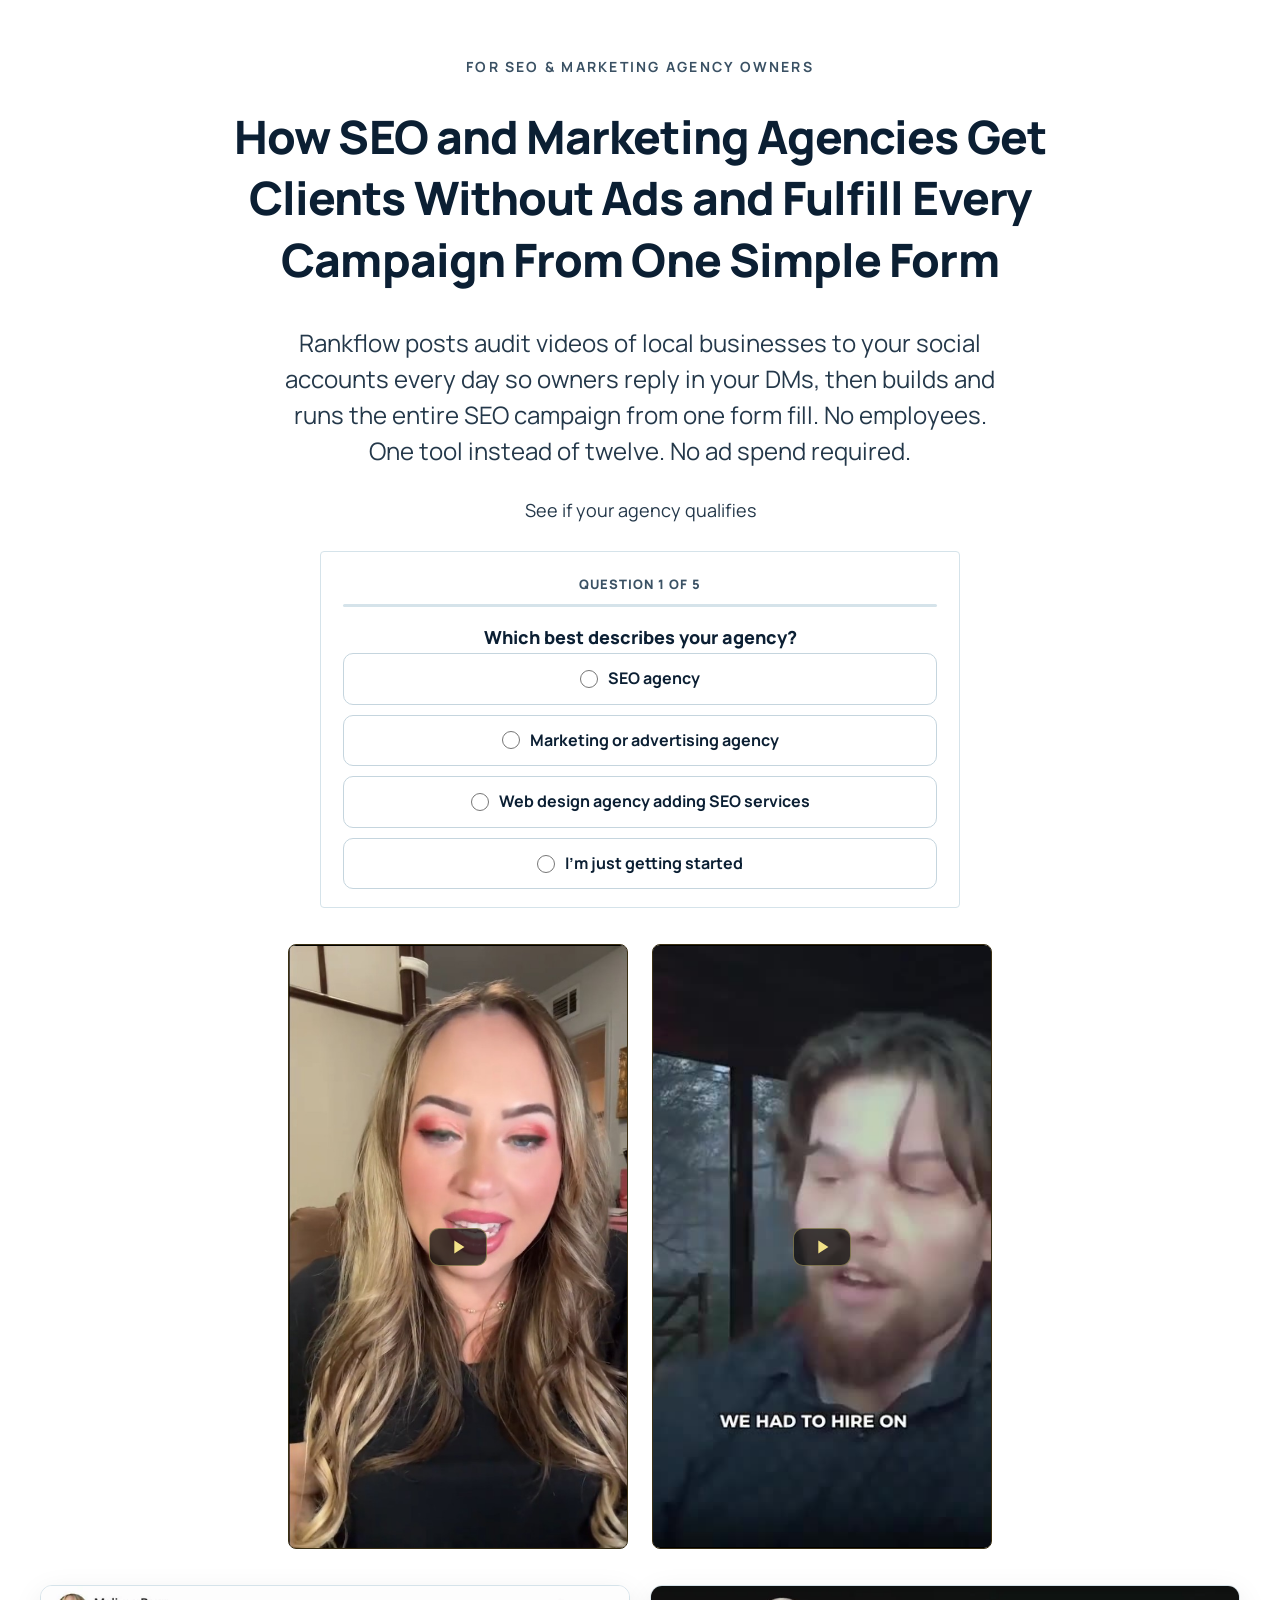
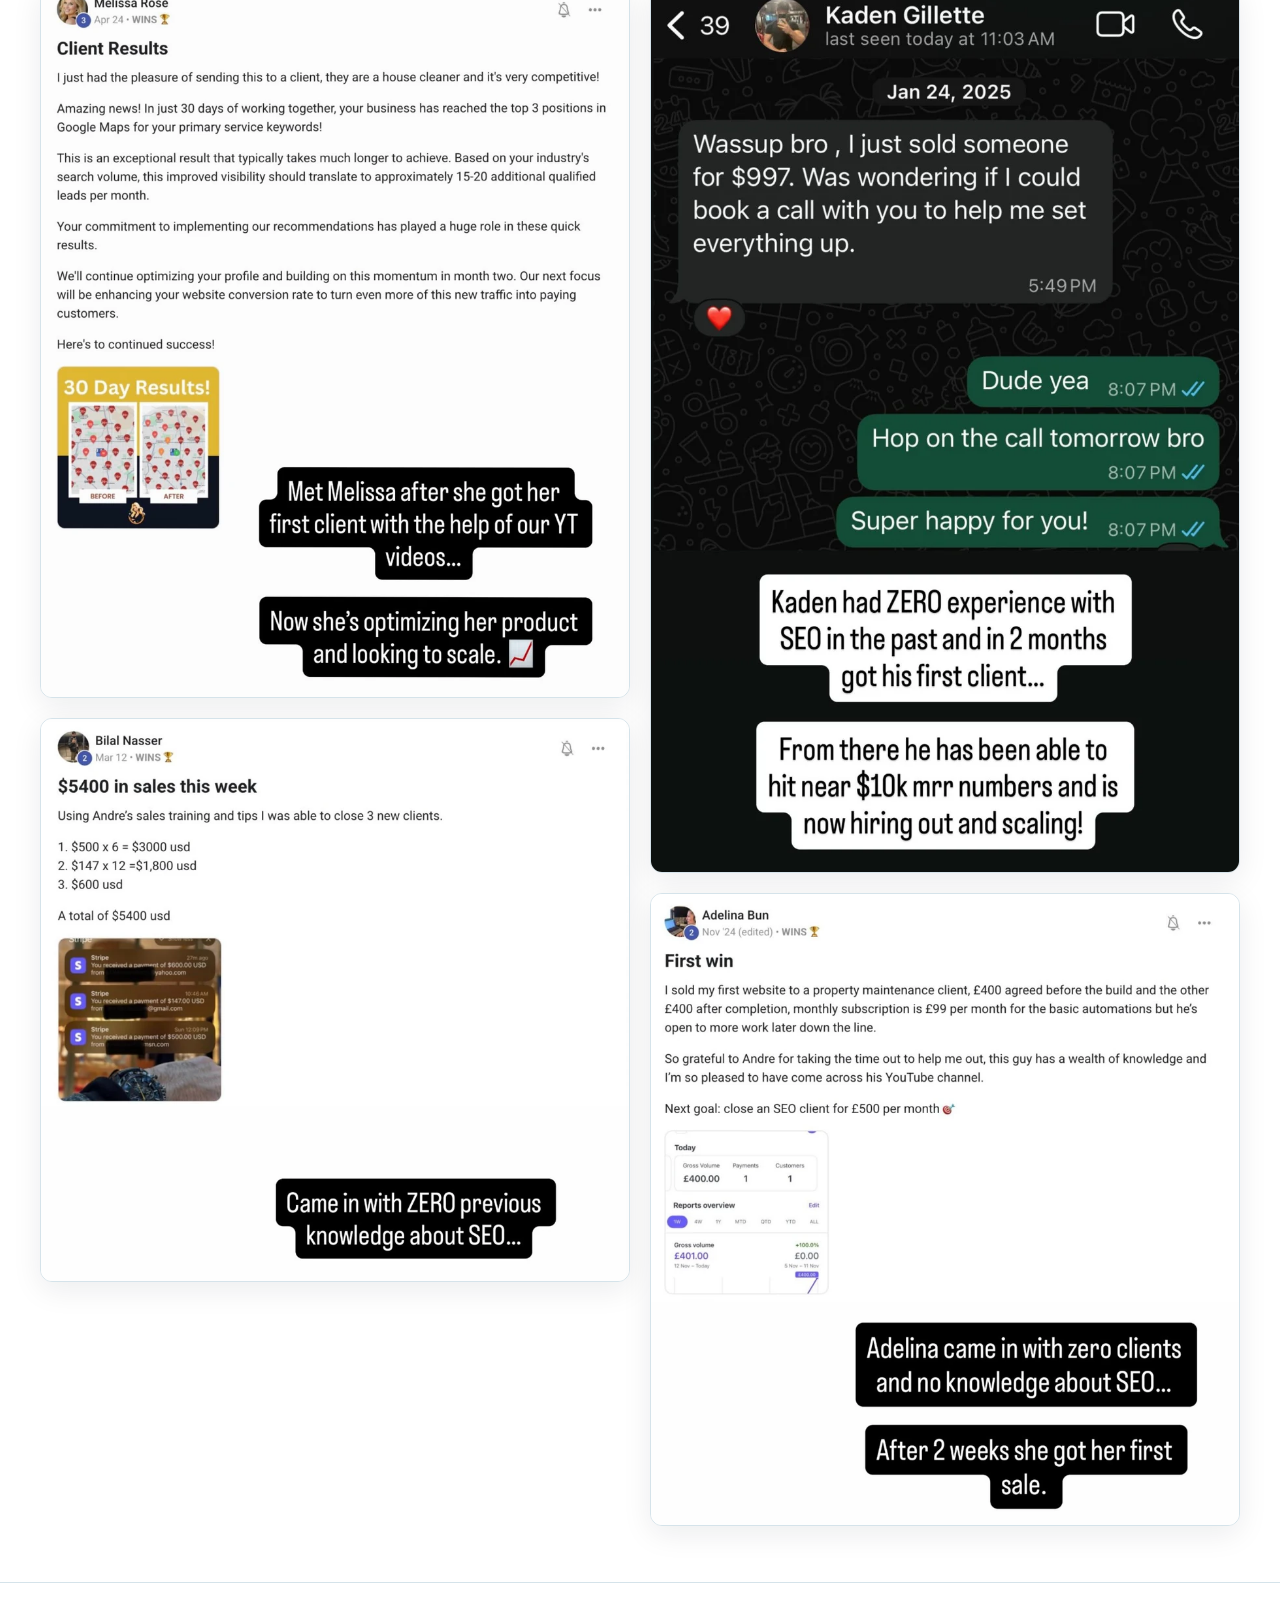
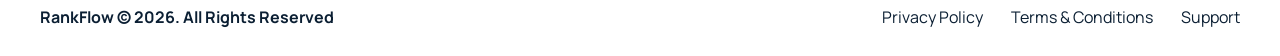
<file: index.html>
<!DOCTYPE html>
<html lang="en">
<head>
<meta charset="utf-8">
<meta name="viewport" content="width=device-width, initial-scale=1">
<title>How SEO and Marketing Agencies Get Clients Without Ads and Fulfill Every Campaign From One Simple Form | WealthLink Media</title>
<meta name="description" content="Rankflow posts audit videos of local businesses to your social accounts every day so owners reply in your DMs, then builds and runs the entire SEO campaign from one form fill. No employees. One tool instead of twelve. No ad spend required.">
<meta property="og:title" content="How SEO and Marketing Agencies Get Clients Without Ads and Fulfill Every Campaign From One Simple Form">
<meta property="og:description" content="Rankflow posts audit videos of local businesses to your social accounts every day so owners reply in your DMs, then builds and runs the entire SEO campaign from one form fill. No employees. One tool instead of twelve. No ad spend required.">
<meta property="og:type" content="website">
<link rel="icon" type="image/png" href="assets/favicon.png">
<link rel="preconnect" href="https://fonts.googleapis.com"><link rel="preconnect" href="https://fonts.gstatic.com" crossorigin>
<link href="https://fonts.googleapis.com/css2?family=Manrope:wght@400;600;700;800&display=swap" rel="stylesheet">
<link rel="stylesheet" href="css/style.css">
</head>
<body class="p-home">

<main class="wrap">
  <section class="home-hero">
    <p class="home-eyebrow">For SEO &amp; Marketing Agency Owners</p>
    <h1>How SEO and Marketing Agencies Get Clients Without Ads and Fulfill Every Campaign From One Simple Form</h1>
    <p class="home-sub">Rankflow posts audit videos of local businesses to your social accounts every day so owners reply in your DMs, then builds and runs the entire SEO campaign from one form fill. No employees. One tool instead of twelve. No ad spend required.</p>
    <!-- VSL slot: put Andre's video inside #vsl later. It stays between the subhead and the survey, so the video pushes the survey down. -->
    <div id="vsl" class="vsl-slot" hidden></div>
    <p class="home-note">See if your agency qualifies</p>
    <div class="form-shell">

    <form id="lead-form" class="lead-form" novalidate autocomplete="on">
      <p class="step-count" id="step-count">Question 1 of 5</p>
      <div class="form-progress" aria-hidden="true"><i></i></div>

      <div class="field is-open" data-step="agency">
        <div class="field-inner">
          <fieldset class="choice-list">
            <legend>Which best describes your agency?</legend>
            <label class="choice"><input type="radio" name="agency_type" value="SEO agency"> SEO agency</label>
            <label class="choice"><input type="radio" name="agency_type" value="Marketing or advertising agency"> Marketing or advertising agency</label>
            <label class="choice"><input type="radio" name="agency_type" value="Web design agency adding SEO services"> Web design agency adding SEO services</label>
            <label class="choice"><input type="radio" name="agency_type" value="I'm just getting started"> I'm just getting started</label>
          </fieldset>
          <p class="field-error">Choose the option that fits your agency.</p>
        </div>
      </div>

      <div class="field is-hidden" data-step="bottleneck">
        <div class="field-inner">
          <fieldset class="choice-list">
            <legend>What's your biggest bottleneck right now?</legend>
            <label class="choice"><input type="radio" name="bottleneck" value="Getting new clients"> Getting new clients</label>
            <label class="choice"><input type="radio" name="bottleneck" value="Fulfilling the SEO work for clients I have"> Fulfilling the SEO work for clients I have</label>
            <label class="choice"><input type="radio" name="bottleneck" value="Clients churning too early"> Clients churning too early</label>
            <label class="choice"><input type="radio" name="bottleneck" value="Both getting clients and fulfillment"> Both getting clients and fulfillment</label>
          </fieldset>
          <p class="field-error">Choose your biggest bottleneck.</p>
        </div>
      </div>

      <div class="field is-hidden" data-step="clients">
        <div class="field-inner">
          <fieldset class="choice-list">
            <legend>How many clients do you have right now?</legend>
            <label class="choice"><input type="radio" name="client_count" value="0 (just getting started)"> 0 (just getting started)</label>
            <label class="choice"><input type="radio" name="client_count" value="1 to 3"> 1 to 3</label>
            <label class="choice"><input type="radio" name="client_count" value="4 to 10"> 4 to 10</label>
            <label class="choice"><input type="radio" name="client_count" value="11 to 25"> 11 to 25</label>
            <label class="choice"><input type="radio" name="client_count" value="25 or more"> 25 or more</label>
          </fieldset>
          <p class="field-error">Choose how many clients you have.</p>
        </div>
      </div>

      <div class="field is-hidden" data-step="revenue">
        <div class="field-inner">
          <fieldset class="choice-list">
            <legend>Where are you at monthly right now, and where do you want to be?</legend>
            <label class="select-label" for="current-revenue">Current monthly revenue</label>
            <select id="current-revenue" name="current_revenue">
              <option value="">Select current revenue</option>
              <option>Under $5K</option>
              <option>$5K-$10K</option>
              <option>$10K-$25K</option>
              <option>$25K-$50K</option>
              <option>$50K-$100K</option>
              <option>$100K+</option>
            </select>
            <label class="select-label" for="target-revenue">Target monthly revenue</label>
            <select id="target-revenue" name="target_revenue">
              <option value="">Select target revenue</option>
              <option>Under $5K</option>
              <option>$5K-$10K</option>
              <option>$10K-$25K</option>
              <option>$25K-$50K</option>
              <option>$50K-$100K</option>
              <option>$100K+</option>
            </select>
          </fieldset>
          <p class="field-error">Choose both your current and target monthly revenue.</p>
          <button type="button" class="cta form-next">Continue</button>
        </div>
      </div>

      <div class="field is-hidden" data-step="contact">
        <div class="field-inner">
          <label for="first-name">First name</label>
          <input type="text" id="first-name" name="first_name" autocomplete="given-name" maxlength="80">
          <label for="company-name">Company name</label>
          <input type="text" id="company-name" name="company_name" autocomplete="organization" maxlength="120">
          <label for="phone">Phone number</label>
          <input type="tel" id="phone" name="phone" placeholder="(555) 123-4567" autocomplete="tel" inputmode="tel">
          <p class="field-error" id="contact-error">Enter your first name, company name, and a 10-digit phone number.</p>
          <button type="submit" class="cta" id="lf-submit">Call Me Within 5 Minutes</button>
          <p class="fine-print">Free community access. We call within 5 minutes.</p>
        </div>
      </div>

      <button type="button" class="form-back" hidden>Back</button>
    </form>
    </div>
  </section>


  <!-- Video reviews are rendered from REVIEW_VIDEOS in js/config.js -->
  <div class="video-grid" id="video-grid"></div>

  <!-- Client results. Desktop: left Melissa+Bilal, right Kaden+Adelina. Mobile: Melissa, Kaden, Bilal, Adelina. -->
  <section class="results-grid" aria-label="Client results">
    <div class="results-col">
      <figure class="res-melissa">
        <picture>
          <source srcset="assets/results/melissa.webp" type="image/webp">
          <img class="zoomable" src="assets/results/melissa.jpg" alt="Melissa – client result" width="900" height="1089" loading="lazy">
        </picture>
      </figure>
      <figure class="res-bilal">
        <picture>
          <source srcset="assets/results/bilal.webp" type="image/webp">
          <img class="zoomable" src="assets/results/bilal.jpg" alt="Bilal – client result" width="900" height="859" loading="lazy">
        </picture>
      </figure>
    </div>
    <div class="results-col">
      <figure class="res-kaden">
        <picture>
          <source srcset="assets/results/kaden.webp" type="image/webp">
          <img class="zoomable" src="assets/results/kaden.jpg" alt="Kaden – client result" width="900" height="1357" loading="lazy">
        </picture>
      </figure>
      <figure class="res-adelina">
        <picture>
          <source srcset="assets/results/adelina.webp" type="image/webp">
          <img class="zoomable" src="assets/results/adelina.jpg" alt="Adelina – client result" width="900" height="965" loading="lazy">
        </picture>
      </figure>
    </div>
  </section>

</main>

<footer class="site-footer">
  <div class="footer-inner">
    <div class="footer-bottom">
      <span class="footer-copy">RankFlow © <span class="js-year">2026</span>. All Rights Reserved</span>
      <nav class="footer-links" aria-label="Footer">
        <a href="privacy.html">Privacy Policy</a>
        <a href="terms.html">Terms &amp; Conditions</a>
        <a href="support.html">Support</a>
      </nav>
    </div>
  </div>
</footer>


<!-- Video lightbox -->
<div class="modal video-modal" id="video-modal" role="dialog" aria-modal="true" aria-label="Video review">
  <div class="modal-card">
    <button type="button" class="modal-x" data-close-video aria-label="Close video">&times;</button>
    <video controls playsinline preload="none"></video>
  </div>
</div>

<!-- Image zoom -->
<div class="modal img-modal" id="img-modal" role="dialog" aria-modal="true" aria-label="Result image">
  <button type="button" class="modal-x" data-close-img aria-label="Close image">&times;</button>
  <div class="img-scroll"><img alt=""></div>
</div>

<script src="js/config.js"></script>
<script src="js/app.js"></script>
</body>
</html>
</file>
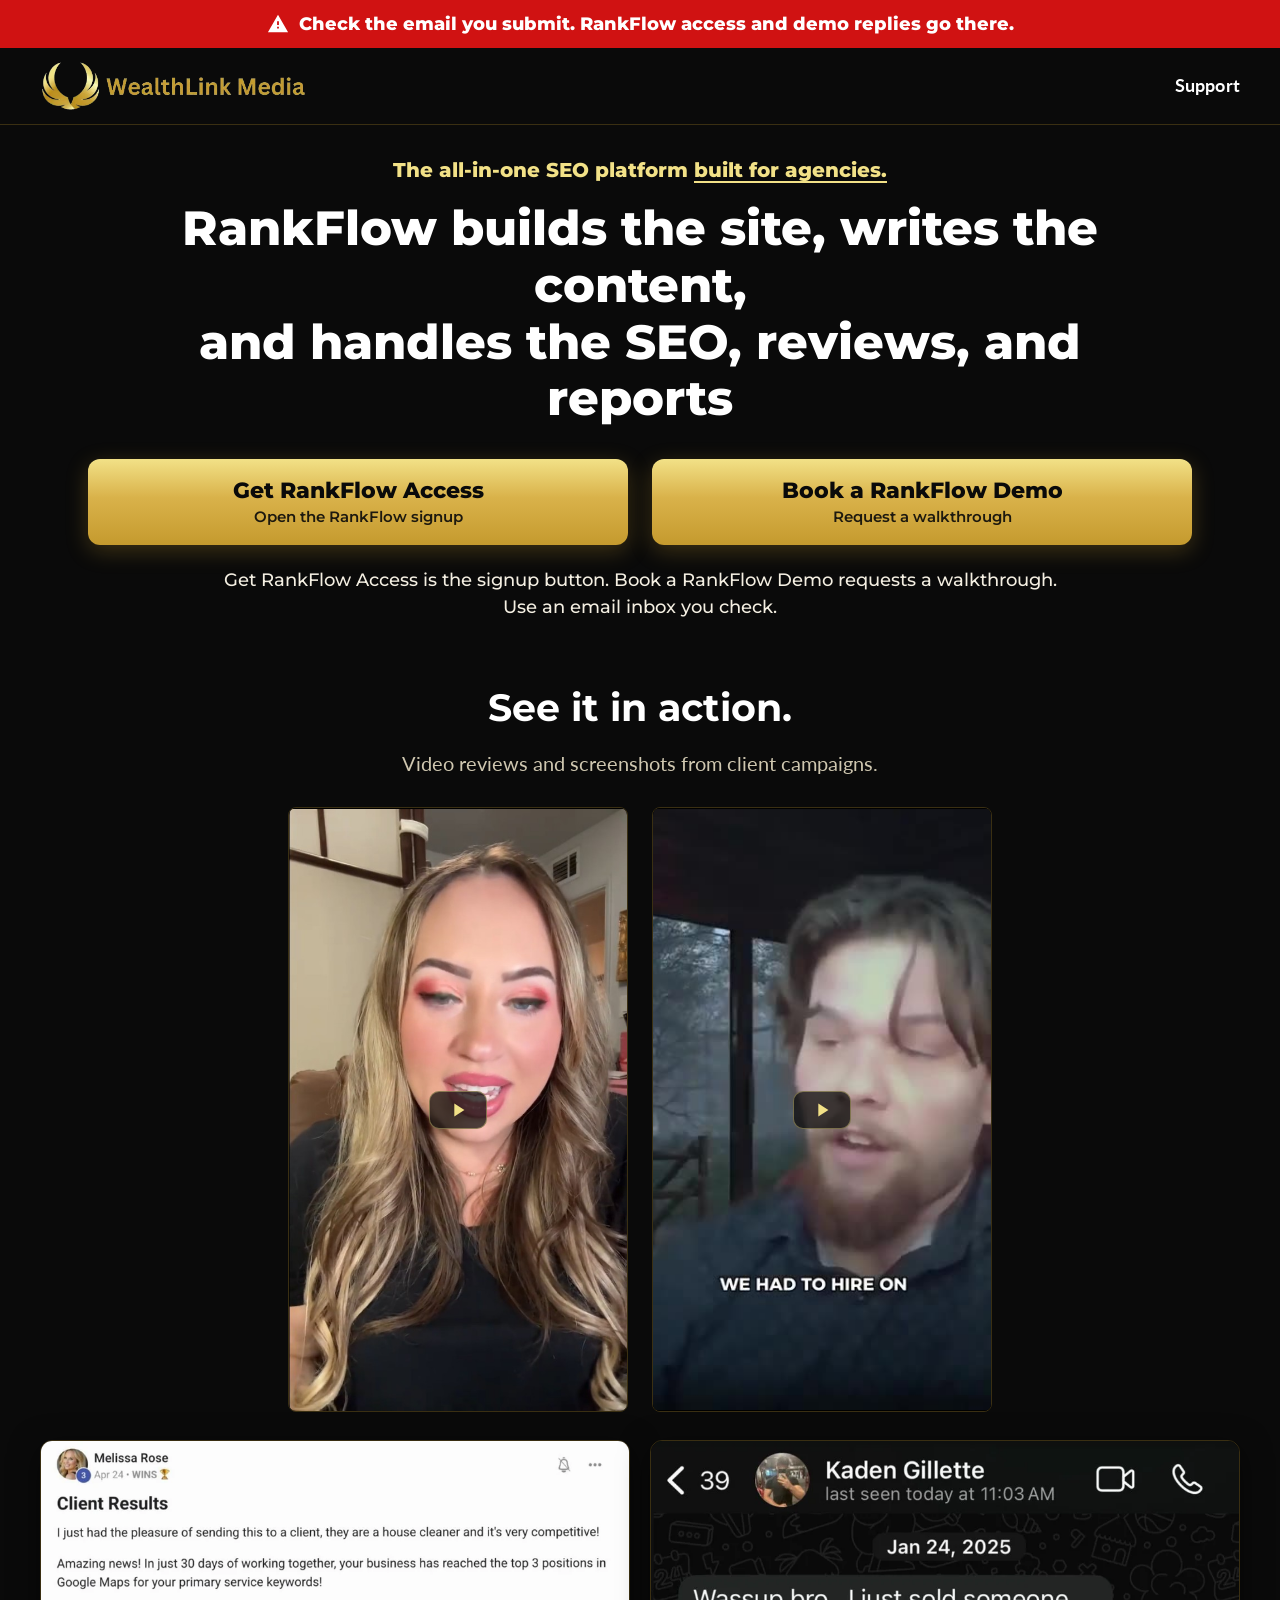
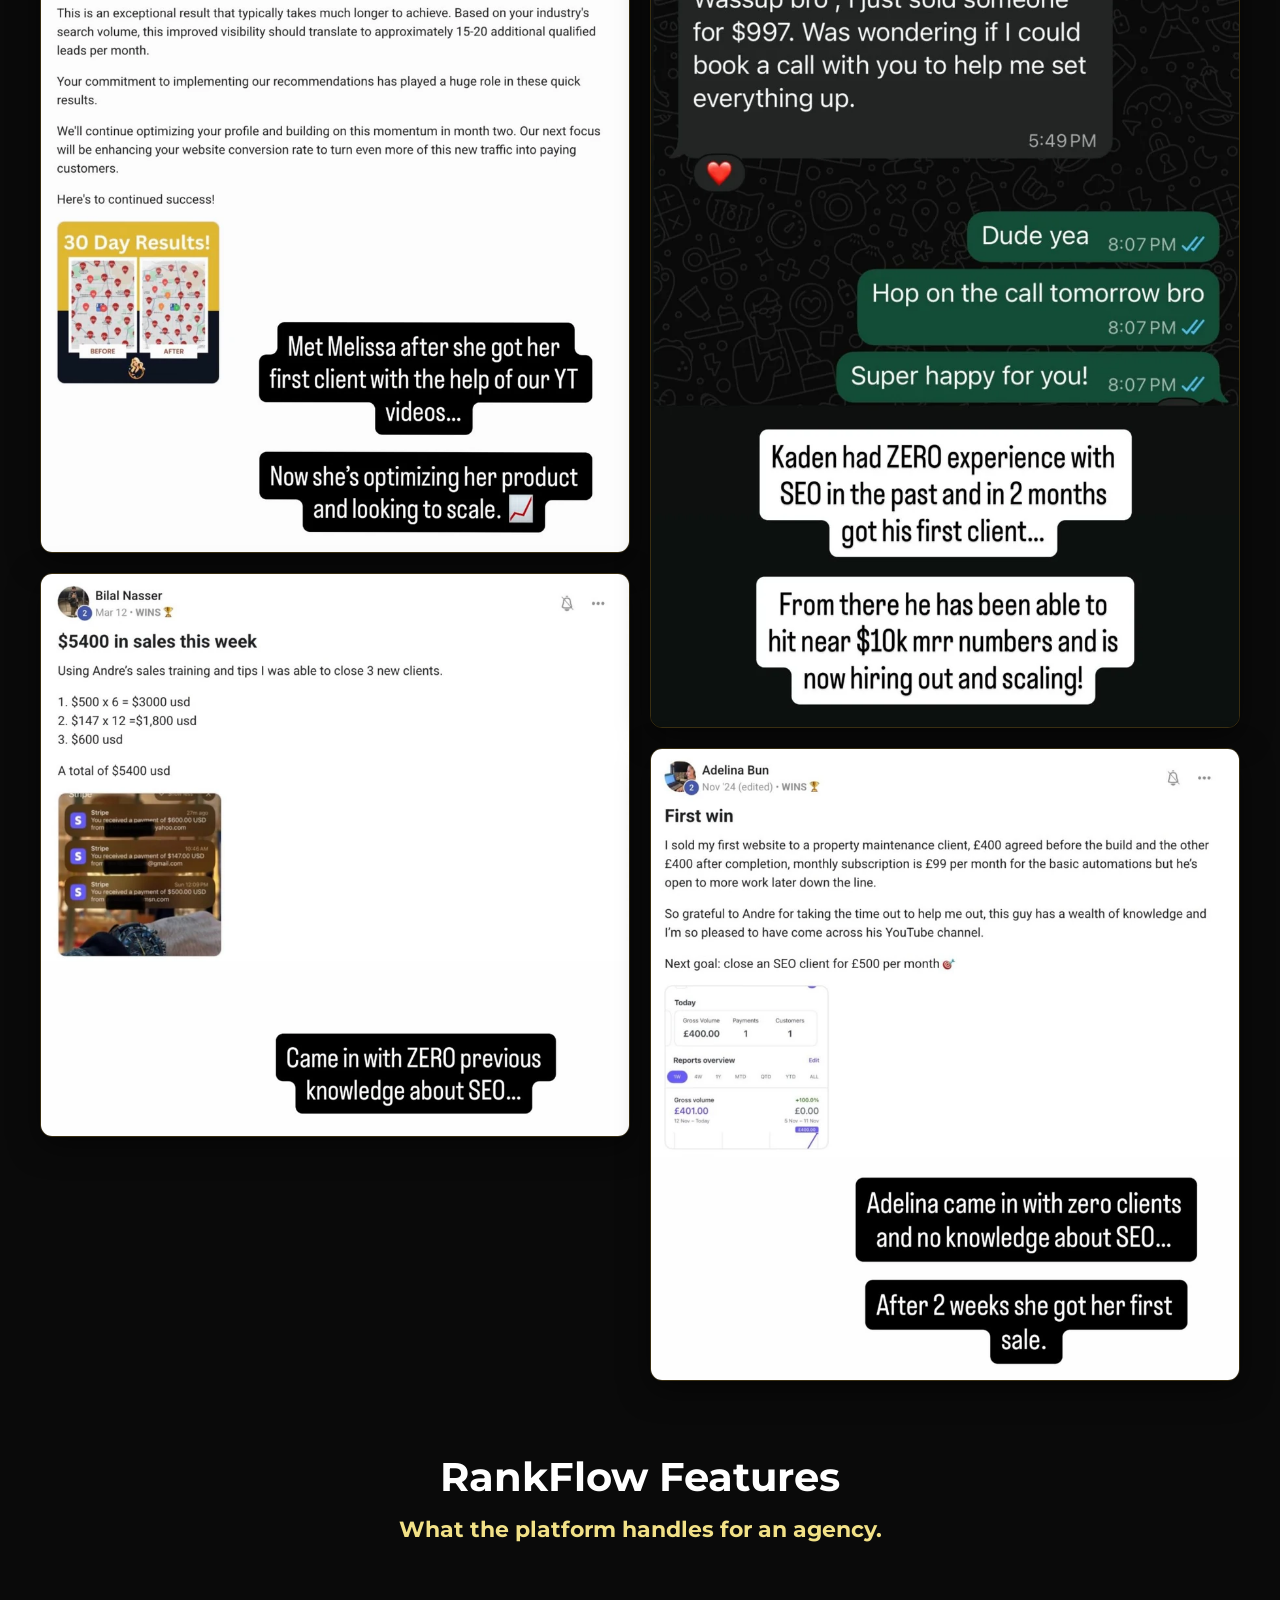
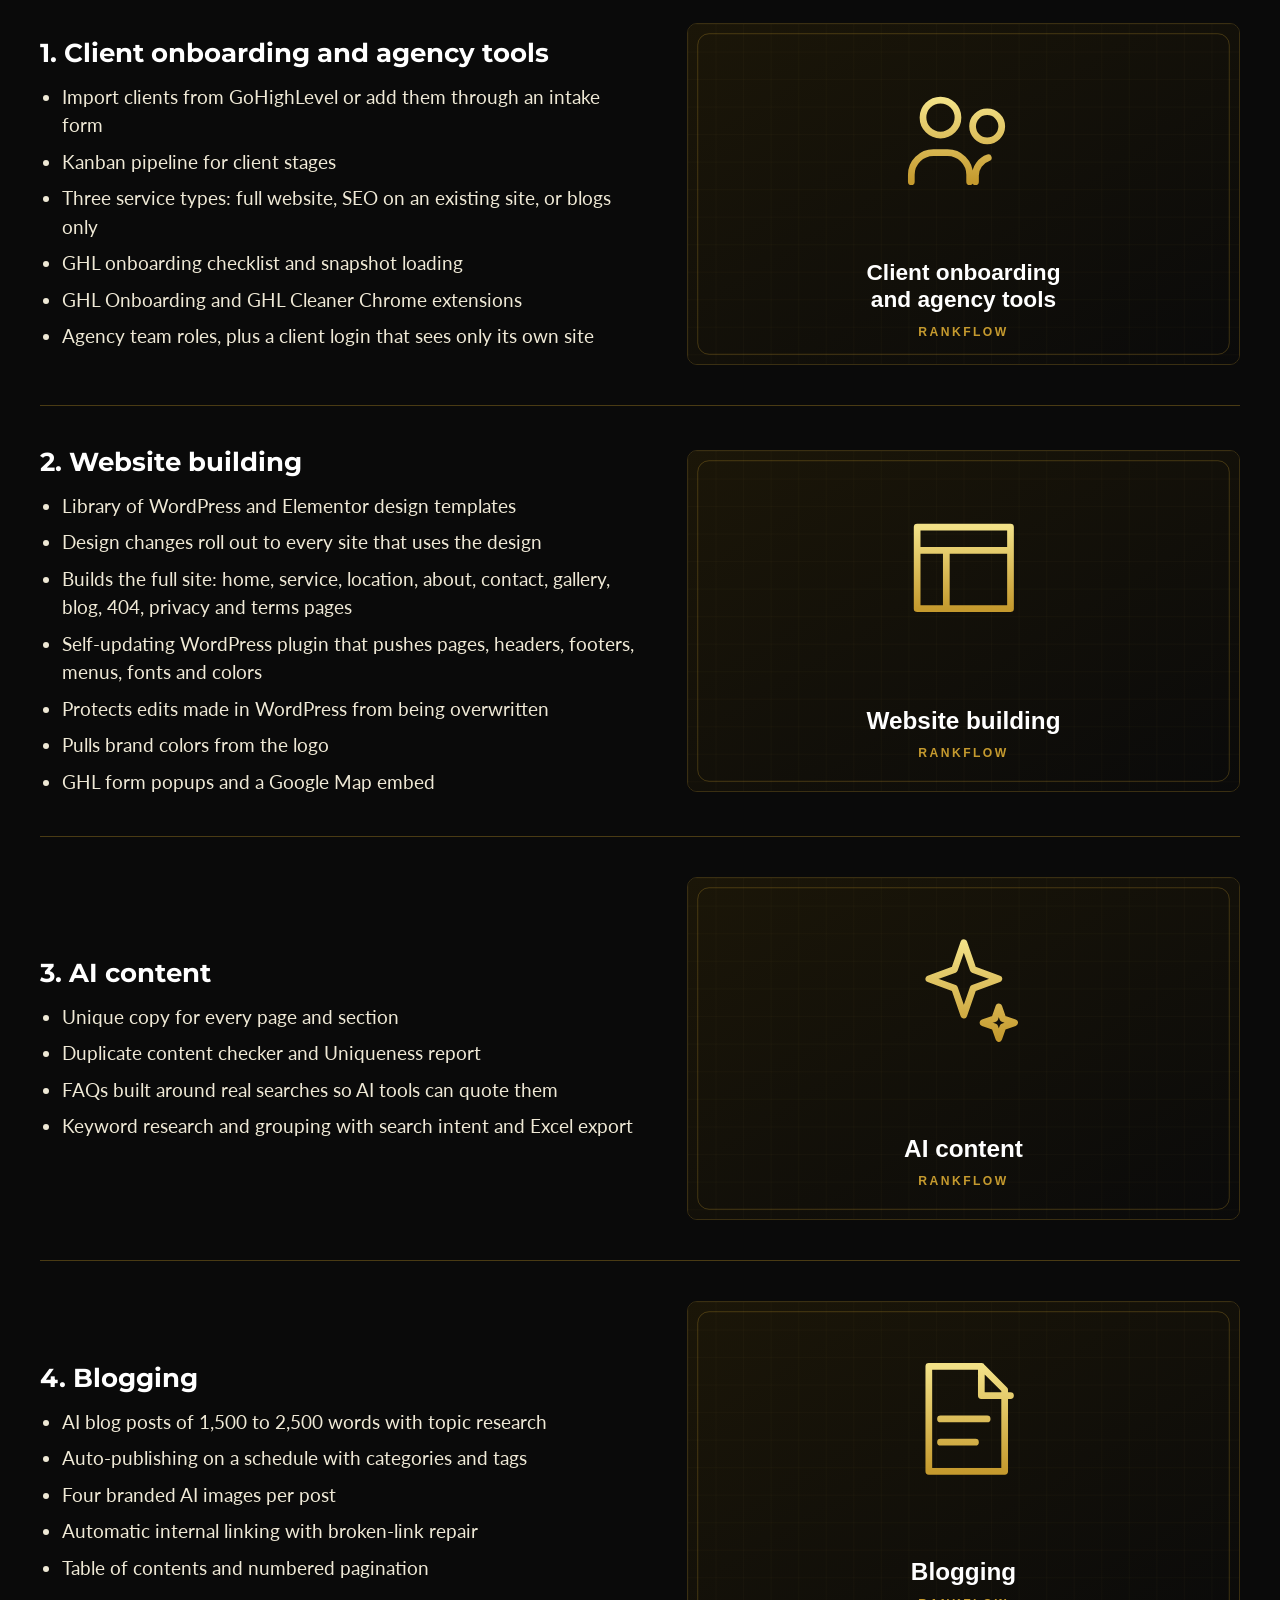
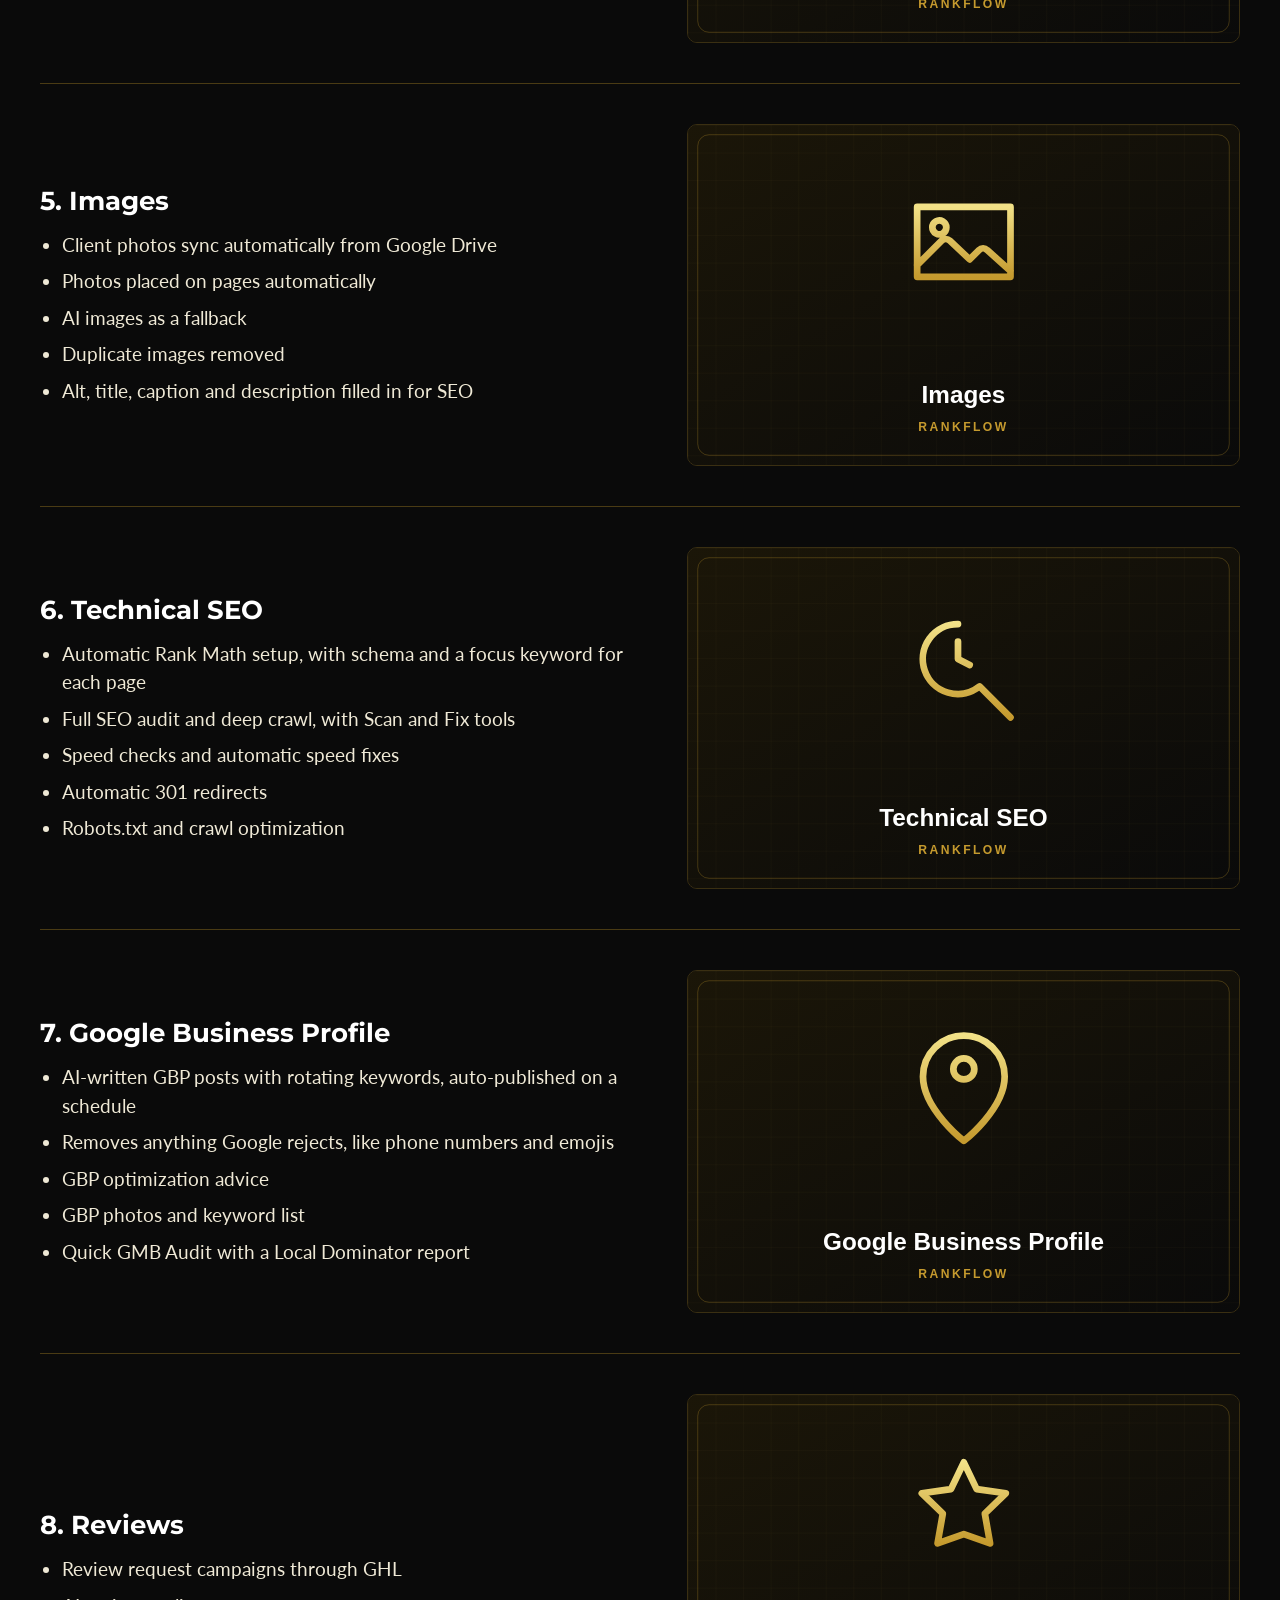
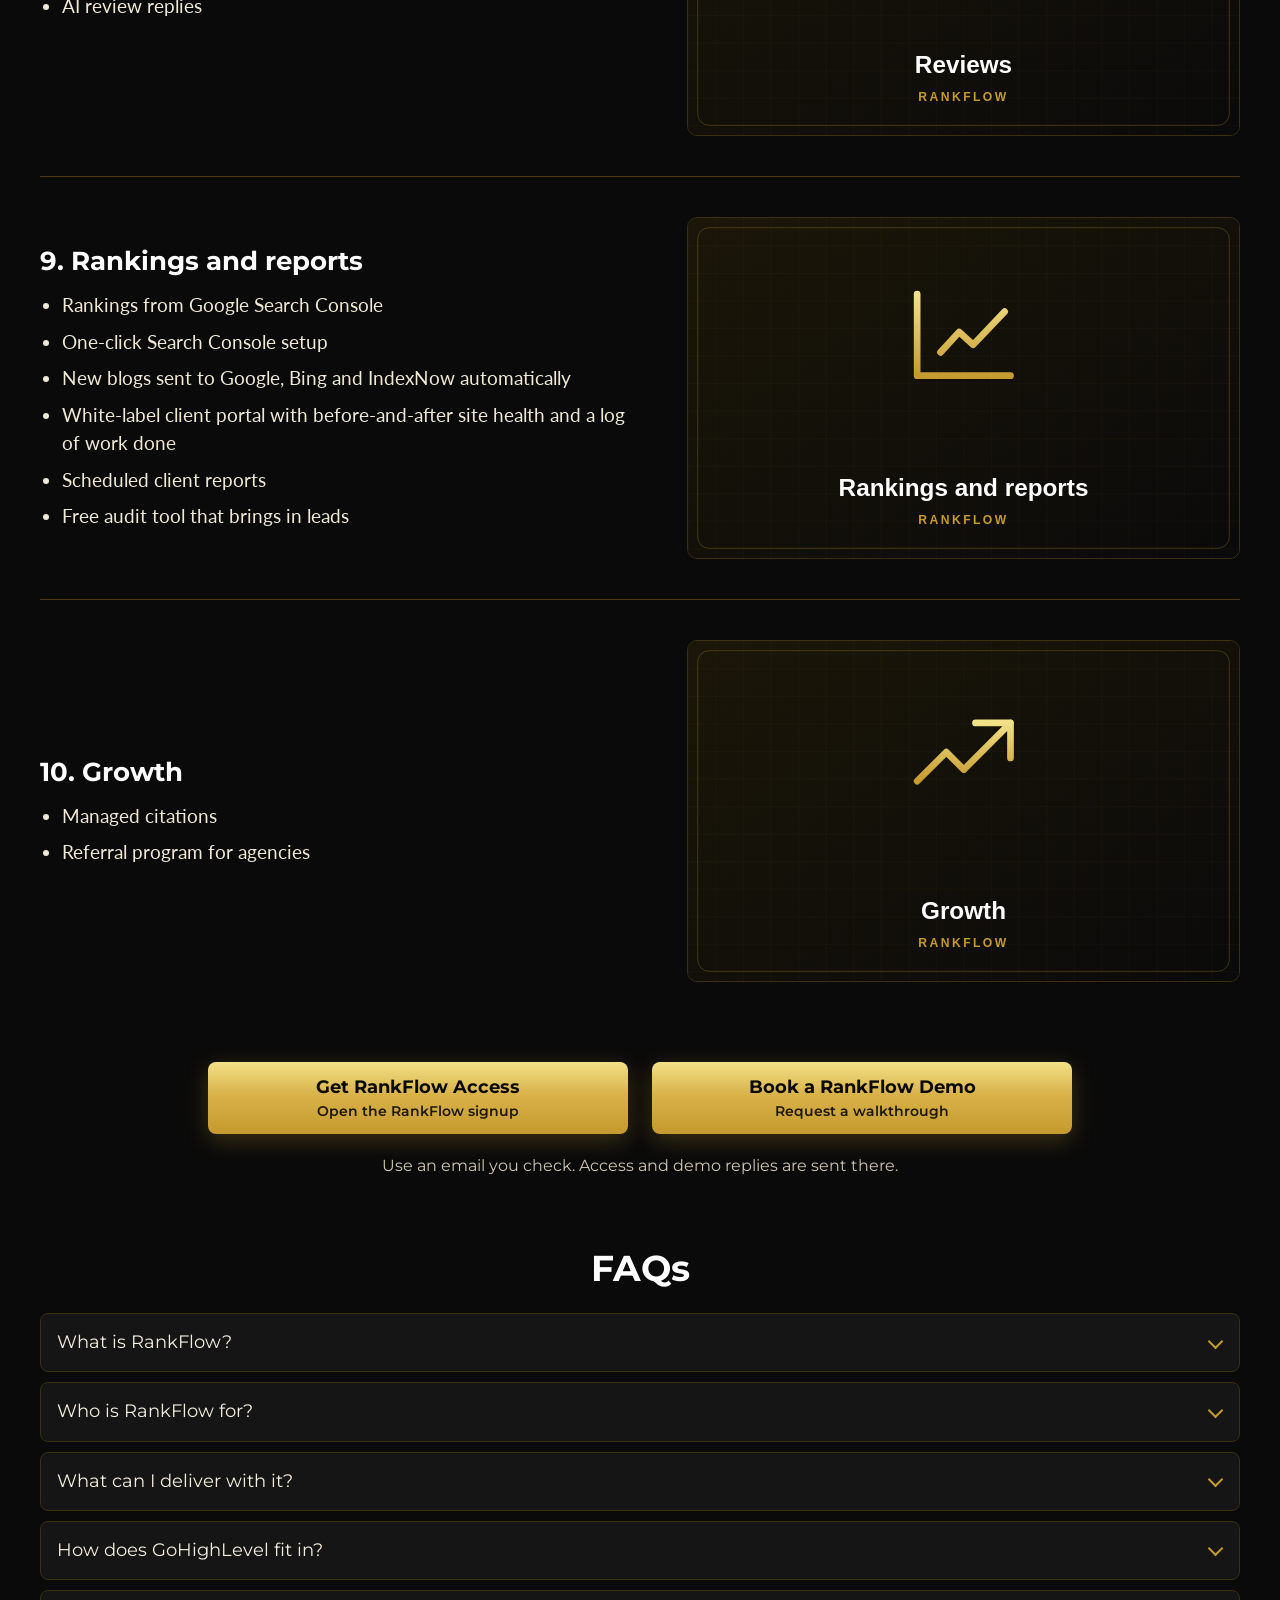
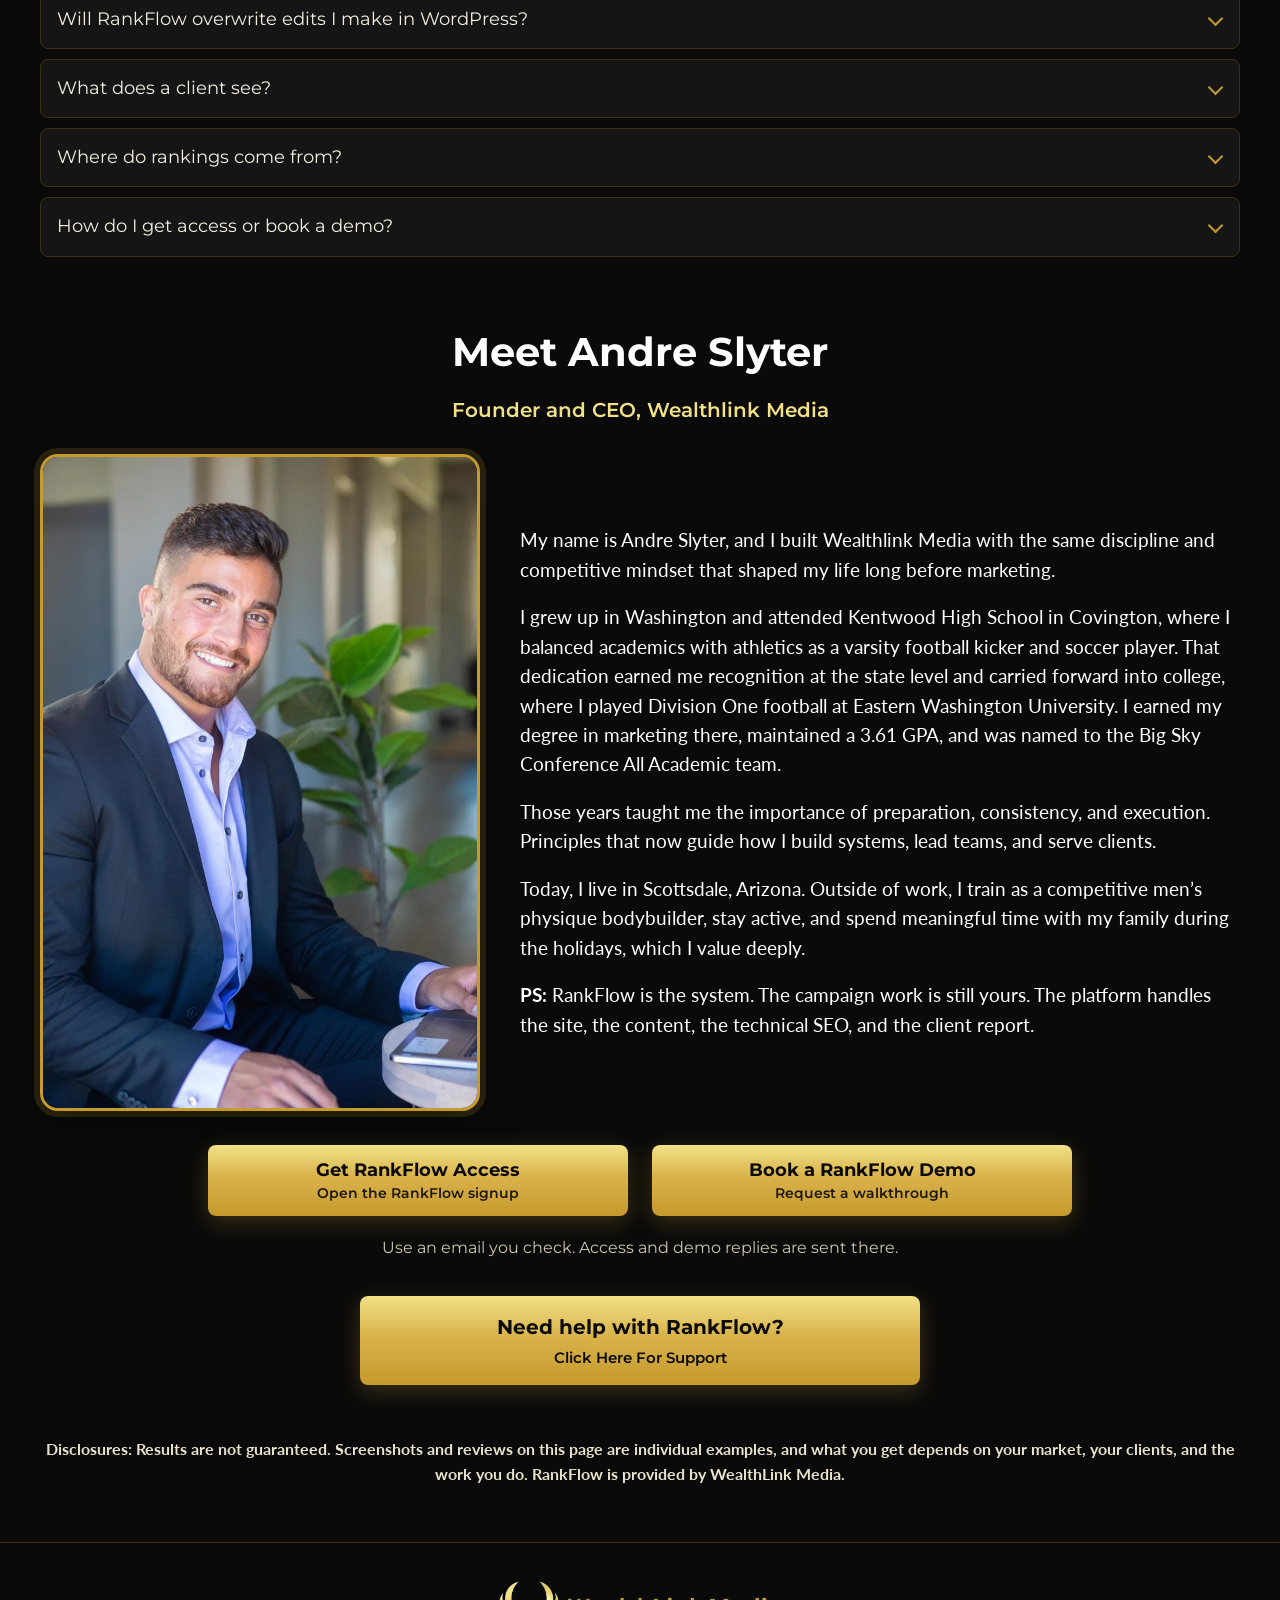
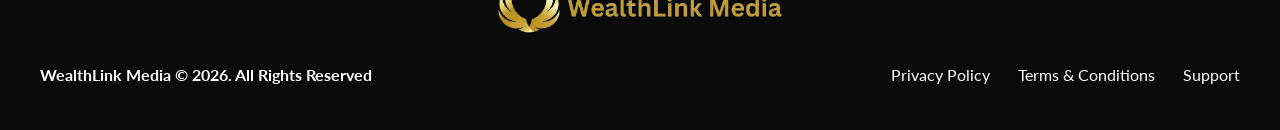
<file: main.html>
<!DOCTYPE html>
<html lang="en">
<head>
<meta charset="utf-8">
<meta name="viewport" content="width=device-width, initial-scale=1">
<title>RankFlow | Get Access or Book a Demo | WealthLink Media</title>
<meta name="description" content="RankFlow is the all-in-one SEO platform for agencies. It builds WordPress sites, writes AI content and blogs, and handles technical SEO, Google Business Profile, reviews, rankings, and white-label reports.">
<link rel="icon" type="image/png" href="assets/favicon.png">
<link rel="preconnect" href="https://fonts.googleapis.com"><link rel="preconnect" href="https://fonts.gstatic.com" crossorigin>
<link href="https://fonts.googleapis.com/css2?family=Lato:ital,wght@0,400;0,700;0,900;1,400&family=Montserrat:wght@400;500;600;700;800&display=swap" rel="stylesheet">
<link rel="stylesheet" href="css/style.css">
</head>
<body class="p-main">

<div class="topbar">
  <svg width="22" height="22" viewBox="0 0 24 24" aria-hidden="true"><path d="M12 2L1 21h22L12 2zm1 15h-2v-2h2v2zm0-4h-2V9h2v4z" fill="#fff"/></svg>
  <span>Check the email you submit. RankFlow access and demo replies go there.</span>
</div>

<header class="site-header">
  <div class="header-inner">
    <a class="brand" href="index.html">
      <picture>
        <source srcset="assets/logo.webp" type="image/webp">
        <img src="assets/logo.png" alt="WealthLink Media" width="961" height="187">
      </picture>
    </a>
    <nav class="header-nav" aria-label="Primary">
      <a href="support.html">Support</a>
    </nav>
  </div>
</header>

<main class="wrap">

  <section class="m-hero">
    <p class="hero-kicker">The all-in-one SEO platform <u>built for agencies.</u></p>
    <h1><span class="h1-line">RankFlow builds the site, writes the content,</span> <span class="h1-line">and handles the SEO, reviews, and reports</span></h1>
    <div class="cta-pair">
      <a class="btn cta-btn" data-cta="rankflow" href="https://app.rankflowseo.ai/" target="_blank" rel="noopener">
        <span class="b1">Get RankFlow Access</span><span class="b2">Open the RankFlow signup</span></a>
      <a class="btn cta-btn" data-cta="demo" href="support.html">
        <span class="b1">Book a RankFlow Demo</span><span class="b2">Request a walkthrough</span></a>
    </div>
    <p class="hero-warn">Get RankFlow Access is the signup button. Book a RankFlow Demo requests a walkthrough. Use an email inbox you check.</p>
  </section>

  <h2 class="sec-title">See it in action.</h2>
  <p class="sec-sub">Video reviews and screenshots from client campaigns.</p>
  <!-- Video reviews are rendered from REVIEW_VIDEOS in js/config.js -->
  <div class="video-grid" id="video-grid"></div>
  <section class="results-grid" aria-label="Client results">
    <div class="results-col">
      <figure class="res-melissa">
        <picture>
          <source srcset="assets/results/melissa.webp" type="image/webp">
          <img class="zoomable" src="assets/results/melissa.jpg" alt="Melissa – client result" width="900" height="1089" loading="lazy">
        </picture>
      </figure>
      <figure class="res-bilal">
        <picture>
          <source srcset="assets/results/bilal.webp" type="image/webp">
          <img class="zoomable" src="assets/results/bilal.jpg" alt="Bilal – client result" width="900" height="859" loading="lazy">
        </picture>
      </figure>
    </div>
    <div class="results-col">
      <figure class="res-kaden">
        <picture>
          <source srcset="assets/results/kaden.webp" type="image/webp">
          <img class="zoomable" src="assets/results/kaden.jpg" alt="Kaden – client result" width="900" height="1357" loading="lazy">
        </picture>
      </figure>
      <figure class="res-adelina">
        <picture>
          <source srcset="assets/results/adelina.webp" type="image/webp">
          <img class="zoomable" src="assets/results/adelina.jpg" alt="Adelina – client result" width="900" height="965" loading="lazy">
        </picture>
      </figure>
    </div>
  </section>

  <section class="bonus-head" id="features">
    <h2>RankFlow Features</h2>
    <p class="worth">What the platform handles for an agency.</p>
  </section>

  <section class="bonuses" aria-label="RankFlow features">
    <article class="bonus">
      <div class="copy"><h3>1. Client onboarding and agency tools</h3>
        <ul>
          <li>Import clients from GoHighLevel or add them through an intake form</li>
          <li>Kanban pipeline for client stages</li>
          <li>Three service types: full website, SEO on an existing site, or blogs only</li>
          <li>GHL onboarding checklist and snapshot loading</li>
          <li>GHL Onboarding and GHL Cleaner Chrome extensions</li>
          <li>Agency team roles, plus a client login that sees only its own site</li>
        </ul></div>
      <img src="assets/features/onboarding.svg" alt="Client onboarding and agency tools" width="680" height="420">
    </article>
    <article class="bonus">
      <div class="copy"><h3>2. Website building</h3>
        <ul>
          <li>Library of WordPress and Elementor design templates</li>
          <li>Design changes roll out to every site that uses the design</li>
          <li>Builds the full site: home, service, location, about, contact, gallery, blog, 404, privacy and terms pages</li>
          <li>Self-updating WordPress plugin that pushes pages, headers, footers, menus, fonts and colors</li>
          <li>Protects edits made in WordPress from being overwritten</li>
          <li>Pulls brand colors from the logo</li>
          <li>GHL form popups and a Google Map embed</li>
        </ul></div>
      <img src="assets/features/website.svg" alt="Website building" width="680" height="420">
    </article>
    <article class="bonus">
      <div class="copy"><h3>3. AI content</h3>
        <ul>
          <li>Unique copy for every page and section</li>
          <li>Duplicate content checker and Uniqueness report</li>
          <li>FAQs built around real searches so AI tools can quote them</li>
          <li>Keyword research and grouping with search intent and Excel export</li>
        </ul></div>
      <img src="assets/features/ai-content.svg" alt="AI content" width="680" height="420">
    </article>
    <article class="bonus">
      <div class="copy"><h3>4. Blogging</h3>
        <ul>
          <li>AI blog posts of 1,500 to 2,500 words with topic research</li>
          <li>Auto-publishing on a schedule with categories and tags</li>
          <li>Four branded AI images per post</li>
          <li>Automatic internal linking with broken-link repair</li>
          <li>Table of contents and numbered pagination</li>
        </ul></div>
      <img src="assets/features/blogging.svg" alt="Blogging" width="680" height="420">
    </article>
    <article class="bonus">
      <div class="copy"><h3>5. Images</h3>
        <ul>
          <li>Client photos sync automatically from Google Drive</li>
          <li>Photos placed on pages automatically</li>
          <li>AI images as a fallback</li>
          <li>Duplicate images removed</li>
          <li>Alt, title, caption and description filled in for SEO</li>
        </ul></div>
      <img src="assets/features/images.svg" alt="Images" width="680" height="420">
    </article>
    <article class="bonus">
      <div class="copy"><h3>6. Technical SEO</h3>
        <ul>
          <li>Automatic Rank Math setup, with schema and a focus keyword for each page</li>
          <li>Full SEO audit and deep crawl, with Scan and Fix tools</li>
          <li>Speed checks and automatic speed fixes</li>
          <li>Automatic 301 redirects</li>
          <li>Robots.txt and crawl optimization</li>
        </ul></div>
      <img src="assets/features/technical-seo.svg" alt="Technical SEO" width="680" height="420">
    </article>
    <article class="bonus">
      <div class="copy"><h3>7. Google Business Profile</h3>
        <ul>
          <li>AI-written GBP posts with rotating keywords, auto-published on a schedule</li>
          <li>Removes anything Google rejects, like phone numbers and emojis</li>
          <li>GBP optimization advice</li>
          <li>GBP photos and keyword list</li>
          <li>Quick GMB Audit with a Local Dominator report</li>
        </ul></div>
      <img src="assets/features/gbp.svg" alt="Google Business Profile" width="680" height="420">
    </article>
    <article class="bonus">
      <div class="copy"><h3>8. Reviews</h3>
        <ul>
          <li>Review request campaigns through GHL</li>
          <li>AI review replies</li>
        </ul></div>
      <img src="assets/features/reviews.svg" alt="Reviews" width="680" height="420">
    </article>
    <article class="bonus">
      <div class="copy"><h3>9. Rankings and reports</h3>
        <ul>
          <li>Rankings from Google Search Console</li>
          <li>One-click Search Console setup</li>
          <li>New blogs sent to Google, Bing and IndexNow automatically</li>
          <li>White-label client portal with before-and-after site health and a log of work done</li>
          <li>Scheduled client reports</li>
          <li>Free audit tool that brings in leads</li>
        </ul></div>
      <img src="assets/features/rankings.svg" alt="Rankings and reports" width="680" height="420">
    </article>
    <article class="bonus">
      <div class="copy"><h3>10. Growth</h3>
        <ul>
          <li>Managed citations</li>
          <li>Referral program for agencies</li>
        </ul></div>
      <img src="assets/features/growth.svg" alt="Growth" width="680" height="420">
    </article>
  </section>

  <div class="cta-pair" style="margin-top:40px">
    <a class="btn cta-btn" data-cta="rankflow" href="https://app.rankflowseo.ai/" target="_blank" rel="noopener">
      <span class="b1">Get RankFlow Access</span><span class="b2">Open the RankFlow signup</span></a>
    <a class="btn cta-btn" data-cta="demo" href="support.html">
      <span class="b1">Book a RankFlow Demo</span><span class="b2">Request a walkthrough</span></a>
  </div>
  <p class="cta-note">Use an email you check. Access and demo replies are sent there.</p>

  <section class="faq">
    <h2>FAQs</h2>
    <details><summary>What is RankFlow?</summary>
      <div class="ans"><p>RankFlow is an all-in-one SEO platform for agencies. It builds WordPress sites, writes AI content and blogs, handles technical SEO, posts to Google Business Profile, runs review requests, tracks rankings, and delivers white-label reports.</p></div></details>
    <details><summary>Who is RankFlow for?</summary>
      <div class="ans"><p>Agency teams that deliver websites, SEO, or blogging for clients. Team roles live in RankFlow, and a client login sees only that client's own site.</p></div></details>
    <details><summary>What can I deliver with it?</summary>
      <div class="ans"><p>Three service types: a full website, SEO on an existing site, or blogs only. A full build includes home, service, location, about, contact, gallery, blog, 404, privacy, and terms pages.</p></div></details>
    <details><summary>How does GoHighLevel fit in?</summary>
      <div class="ans"><p>Import clients from GoHighLevel or add them through an intake form. RankFlow includes a GHL onboarding checklist and snapshot loading, GHL form popups, and review request campaigns through GHL. The GHL Onboarding and GHL Cleaner Chrome extensions are part of the agency tools.</p></div></details>
    <details><summary>Will RankFlow overwrite edits I make in WordPress?</summary>
      <div class="ans"><p>No. The self-updating plugin pushes pages, headers, footers, menus, fonts, and colors, and it protects edits made in WordPress from being overwritten.</p></div></details>
    <details><summary>What does a client see?</summary>
      <div class="ans"><p>A white-label client portal with before-and-after site health and a log of work done, plus scheduled client reports. The client login is limited to that client's own site.</p></div></details>
    <details><summary>Where do rankings come from?</summary>
      <div class="ans"><p>Rankings come from Google Search Console. Setup is one click, and new blogs are sent to Google, Bing, and IndexNow automatically.</p></div></details>
    <details><summary>How do I get access or book a demo?</summary>
      <div class="ans"><p>Use Get RankFlow Access to open the signup link, or Book a RankFlow Demo to request a walkthrough from the support page.</p></div></details>
  </section>

  <section class="about">
    <h2>Meet Andre Slyter</h2>
    <p class="about-sub">Founder and CEO, Wealthlink Media</p>
    <div class="about-grid">
      <img class="about-photo" src="assets/andre.jpg" alt="Andre Slyter, Founder and CEO of WealthLink Media" width="800" height="1200">
      <div class="txt">
        <p>My name is Andre Slyter, and I built Wealthlink Media with the same discipline and competitive mindset that shaped my life long before marketing.</p>
        <p>I grew up in Washington and attended Kentwood High School in Covington, where I balanced academics with athletics as a varsity football kicker and soccer player. That dedication earned me recognition at the state level and carried forward into college, where I played Division One football at Eastern Washington University. I earned my degree in marketing there, maintained a 3.61 GPA, and was named to the Big Sky Conference All Academic team.</p>
        <p>Those years taught me the importance of preparation, consistency, and execution. Principles that now guide how I build systems, lead teams, and serve clients.</p>
        <p>Today, I live in Scottsdale, Arizona. Outside of work, I train as a competitive men’s physique bodybuilder, stay active, and spend meaningful time with my family during the holidays, which I value deeply.</p>
        <p style="margin:0"><b>PS:</b> RankFlow is the system. The campaign work is still yours. The platform handles the site, the content, the technical SEO, and the client report.</p>
      </div>
    </div>
  </section>

  <div class="cta-pair" style="margin-top:34px">
    <a class="btn cta-btn" data-cta="rankflow" href="https://app.rankflowseo.ai/" target="_blank" rel="noopener">
      <span class="b1">Get RankFlow Access</span><span class="b2">Open the RankFlow signup</span></a>
    <a class="btn cta-btn" data-cta="demo" href="support.html">
      <span class="b1">Book a RankFlow Demo</span><span class="b2">Request a walkthrough</span></a>
  </div>
  <p class="cta-note">Use an email you check. Access and demo replies are sent there.</p>

  <a class="btn help-btn" data-cta="support" href="support.html">
    <span class="b1">Need help with RankFlow?</span><span class="b2">Click Here For Support</span></a>

  <section class="disclosures">
    <p>Disclosures: Results are not guaranteed. Screenshots and reviews on this page are individual examples, and what you get depends on your market, your clients, and the work you do. RankFlow is provided by WealthLink Media.</p>
  </section>
</main>

<footer class="site-footer">
  <div class="footer-inner">
    <picture class="flogo">
      <source srcset="assets/logo.webp" type="image/webp">
      <img src="assets/logo.png" alt="WealthLink Media" width="961" height="187">
    </picture>
    <div class="footer-bottom">
      <span class="footer-copy">WealthLink Media © <span class="js-year">2026</span>. All Rights Reserved</span>
      <nav class="footer-links" aria-label="Footer">
        <a href="privacy.html">Privacy Policy</a>
        <a href="terms.html">Terms &amp; Conditions</a>
        <a href="support.html">Support</a>
      </nav>
    </div>
  </div>
</footer>

<!-- Video lightbox -->
<div class="modal video-modal" id="video-modal" role="dialog" aria-modal="true" aria-label="Video review">
  <div class="modal-card">
    <button type="button" class="modal-x" data-close-video aria-label="Close video">&times;</button>
    <video controls playsinline preload="none"></video>
  </div>
</div>

<!-- Image zoom -->
<div class="modal img-modal" id="img-modal" role="dialog" aria-modal="true" aria-label="Result image">
  <button type="button" class="modal-x" data-close-img aria-label="Close image">&times;</button>
  <div class="img-scroll"><img alt=""></div>
</div>

<script src="js/config.js"></script>
<script src="js/app.js"></script>
</body>
</html>
</file>
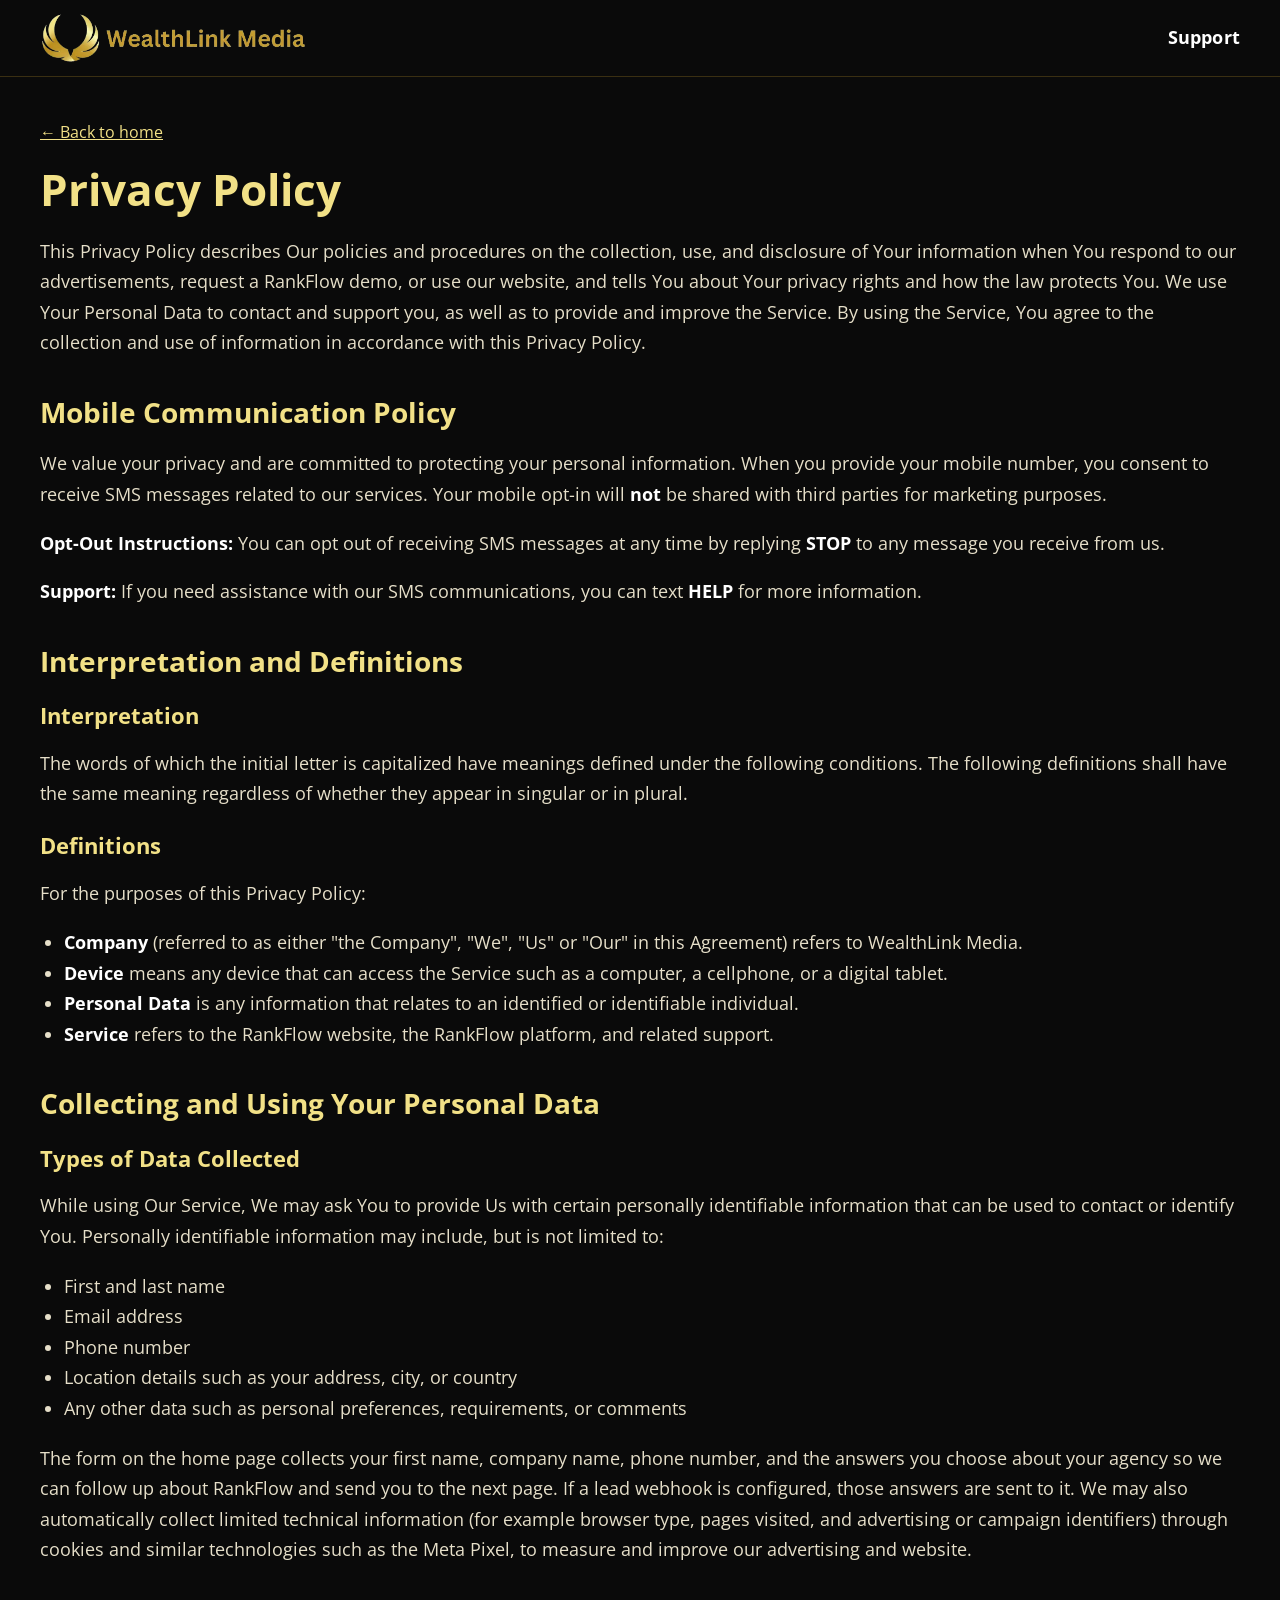
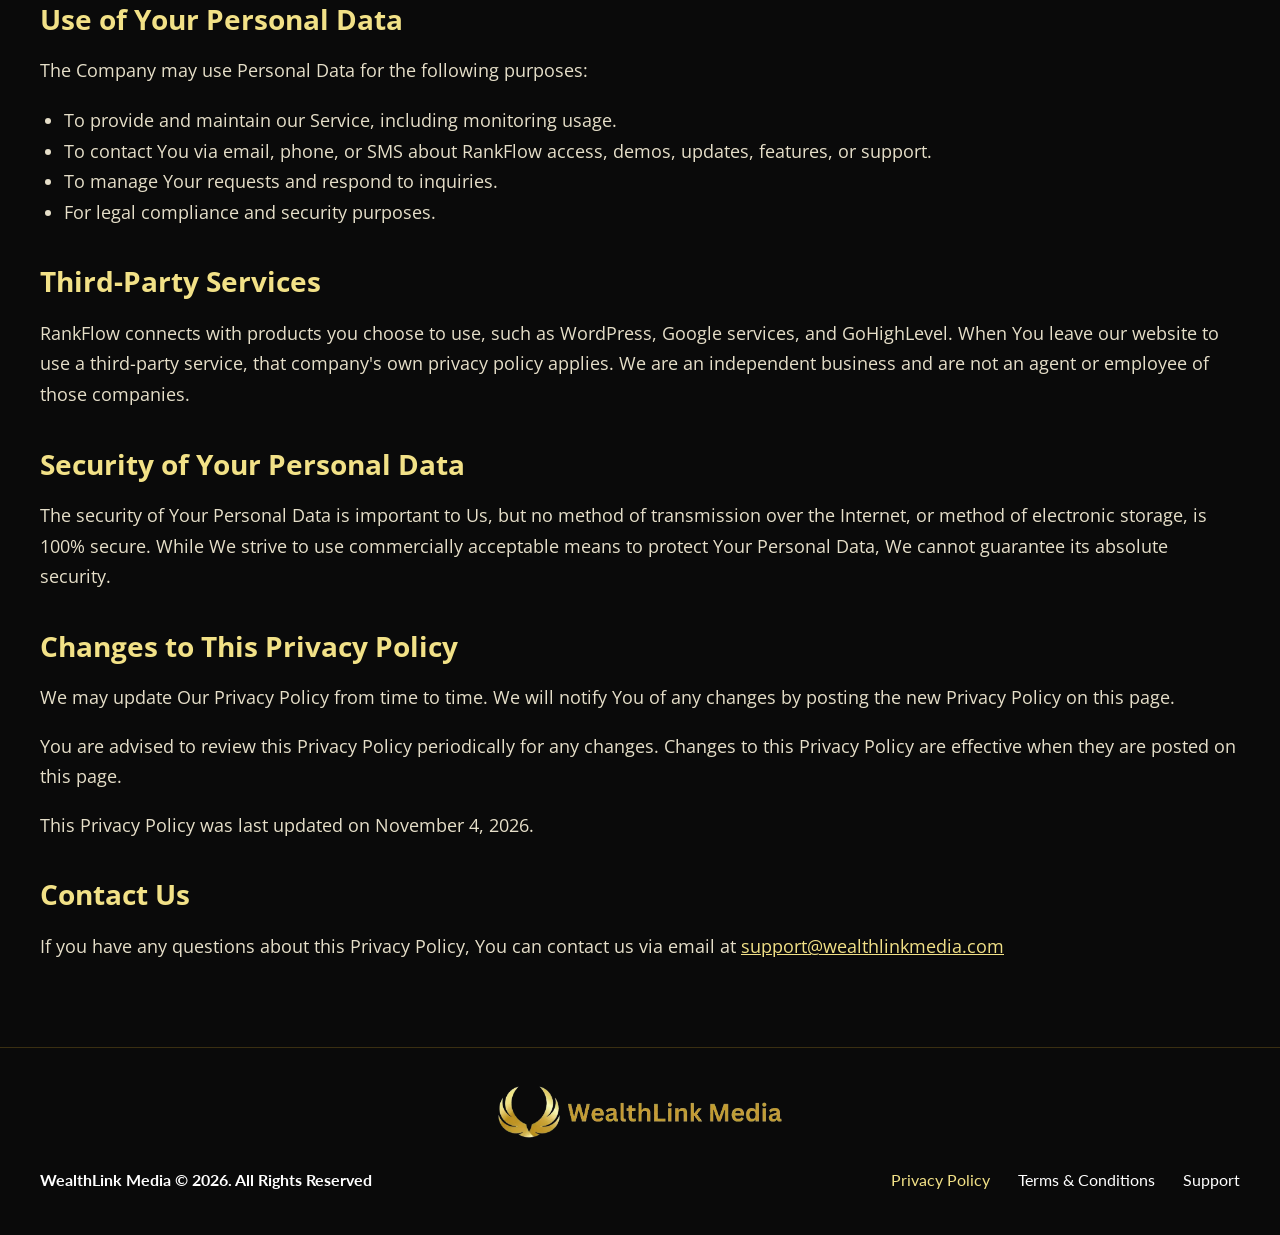
<file: privacy.html>
<!DOCTYPE html>
<html lang="en">
<head>
<meta charset="utf-8">
<meta name="viewport" content="width=device-width, initial-scale=1">
<title>Privacy Policy | WealthLink Media</title>
<link rel="icon" type="image/png" href="assets/favicon.png">
<link rel="preconnect" href="https://fonts.googleapis.com"><link rel="preconnect" href="https://fonts.gstatic.com" crossorigin>
<link href="https://fonts.googleapis.com/css2?family=Lato:wght@400;700;900&family=Open+Sans:wght@400;600;700&display=swap" rel="stylesheet">
<link rel="stylesheet" href="css/style.css">
</head>
<body class="legal">
<header class="site-header">
  <div class="header-inner">
    <a class="brand" href="index.html">
      <picture>
        <source srcset="assets/logo.webp" type="image/webp">
        <img src="assets/logo.png" alt="WealthLink Media" width="961" height="187">
      </picture>
    </a>
    <nav class="header-nav" aria-label="Primary">
      <a href="support.html">Support</a>
    </nav>
  </div>
</header>
<main class="legal-body">
<a class="back" href="index.html">&larr; Back to home</a>
<h1>Privacy Policy</h1>
<p>This Privacy Policy describes Our policies and procedures on the collection, use, and disclosure of Your information when You respond to our advertisements, request a RankFlow demo, or use our website, and tells You about Your privacy rights and how the law protects You. We use Your Personal Data to contact and support you, as well as to provide and improve the Service. By using the Service, You agree to the collection and use of information in accordance with this Privacy Policy.</p>

<h2>Mobile Communication Policy</h2>
<p>We value your privacy and are committed to protecting your personal information. When you provide your mobile number, you consent to receive SMS messages related to our services. Your mobile opt-in will <strong>not</strong> be shared with third parties for marketing purposes.</p>
<p><strong>Opt-Out Instructions:</strong> You can opt out of receiving SMS messages at any time by replying <strong>STOP</strong> to any message you receive from us.</p>
<p><strong>Support:</strong> If you need assistance with our SMS communications, you can text <strong>HELP</strong> for more information.</p>

<h2>Interpretation and Definitions</h2>
<h2 class="subhead">Interpretation</h2>
<p>The words of which the initial letter is capitalized have meanings defined under the following conditions. The following definitions shall have the same meaning regardless of whether they appear in singular or in plural.</p>
<h2 class="subhead">Definitions</h2>
<p>For the purposes of this Privacy Policy:</p>
<ul>
<li><strong>Company</strong> (referred to as either "the Company", "We", "Us" or "Our" in this Agreement) refers to WealthLink Media.</li>
<li><strong>Device</strong> means any device that can access the Service such as a computer, a cellphone, or a digital tablet.</li>
<li><strong>Personal Data</strong> is any information that relates to an identified or identifiable individual.</li>
<li><strong>Service</strong> refers to the RankFlow website, the RankFlow platform, and related support.</li>
</ul>

<h2>Collecting and Using Your Personal Data</h2>
<h2 class="subhead">Types of Data Collected</h2>
<p>While using Our Service, We may ask You to provide Us with certain personally identifiable information that can be used to contact or identify You. Personally identifiable information may include, but is not limited to:</p>
<ul>
<li>First and last name</li>
<li>Email address</li>
<li>Phone number</li>
<li>Location details such as your address, city, or country</li>
<li>Any other data such as personal preferences, requirements, or comments</li>
</ul>
<p>The form on the home page collects your first name, company name, phone number, and the answers you choose about your agency so we can follow up about RankFlow and send you to the next page. If a lead webhook is configured, those answers are sent to it. We may also automatically collect limited technical information (for example browser type, pages visited, and advertising or campaign identifiers) through cookies and similar technologies such as the Meta Pixel, to measure and improve our advertising and website.</p>

<h2>Use of Your Personal Data</h2>
<p>The Company may use Personal Data for the following purposes:</p>
<ul>
<li>To provide and maintain our Service, including monitoring usage.</li>
<li>To contact You via email, phone, or SMS about RankFlow access, demos, updates, features, or support.</li>
<li>To manage Your requests and respond to inquiries.</li>
<li>For legal compliance and security purposes.</li>
</ul>

<h2>Third-Party Services</h2>
<p>RankFlow connects with products you choose to use, such as WordPress, Google services, and GoHighLevel. When You leave our website to use a third-party service, that company's own privacy policy applies. We are an independent business and are not an agent or employee of those companies.</p>

<h2>Security of Your Personal Data</h2>
<p>The security of Your Personal Data is important to Us, but no method of transmission over the Internet, or method of electronic storage, is 100% secure. While We strive to use commercially acceptable means to protect Your Personal Data, We cannot guarantee its absolute security.</p>

<h2>Changes to This Privacy Policy</h2>
<p>We may update Our Privacy Policy from time to time. We will notify You of any changes by posting the new Privacy Policy on this page.</p>
<p>You are advised to review this Privacy Policy periodically for any changes. Changes to this Privacy Policy are effective when they are posted on this page.</p>
<p>This Privacy Policy was last updated on November 4, 2026.</p>

<h2>Contact Us</h2>
<p>If you have any questions about this Privacy Policy, You can contact us via email at <a data-contact href="mailto:support@wealthlinkmedia.com">support@wealthlinkmedia.com</a></p>
</main>
<footer class="site-footer">
  <div class="footer-inner">
    <picture class="flogo">
      <source srcset="assets/logo.webp" type="image/webp">
      <img src="assets/logo.png" alt="WealthLink Media" width="961" height="187">
    </picture>
    <div class="footer-bottom">
      <span class="footer-copy">WealthLink Media © <span class="js-year">2026</span>. All Rights Reserved</span>
      <nav class="footer-links" aria-label="Footer">
        <a href="privacy.html" aria-current="page">Privacy Policy</a>
        <a href="terms.html">Terms &amp; Conditions</a>
        <a href="support.html">Support</a>
      </nav>
    </div>
  </div>
</footer>
<script src="js/config.js"></script>
<script src="js/app.js"></script>
</body>
</html>
</file>
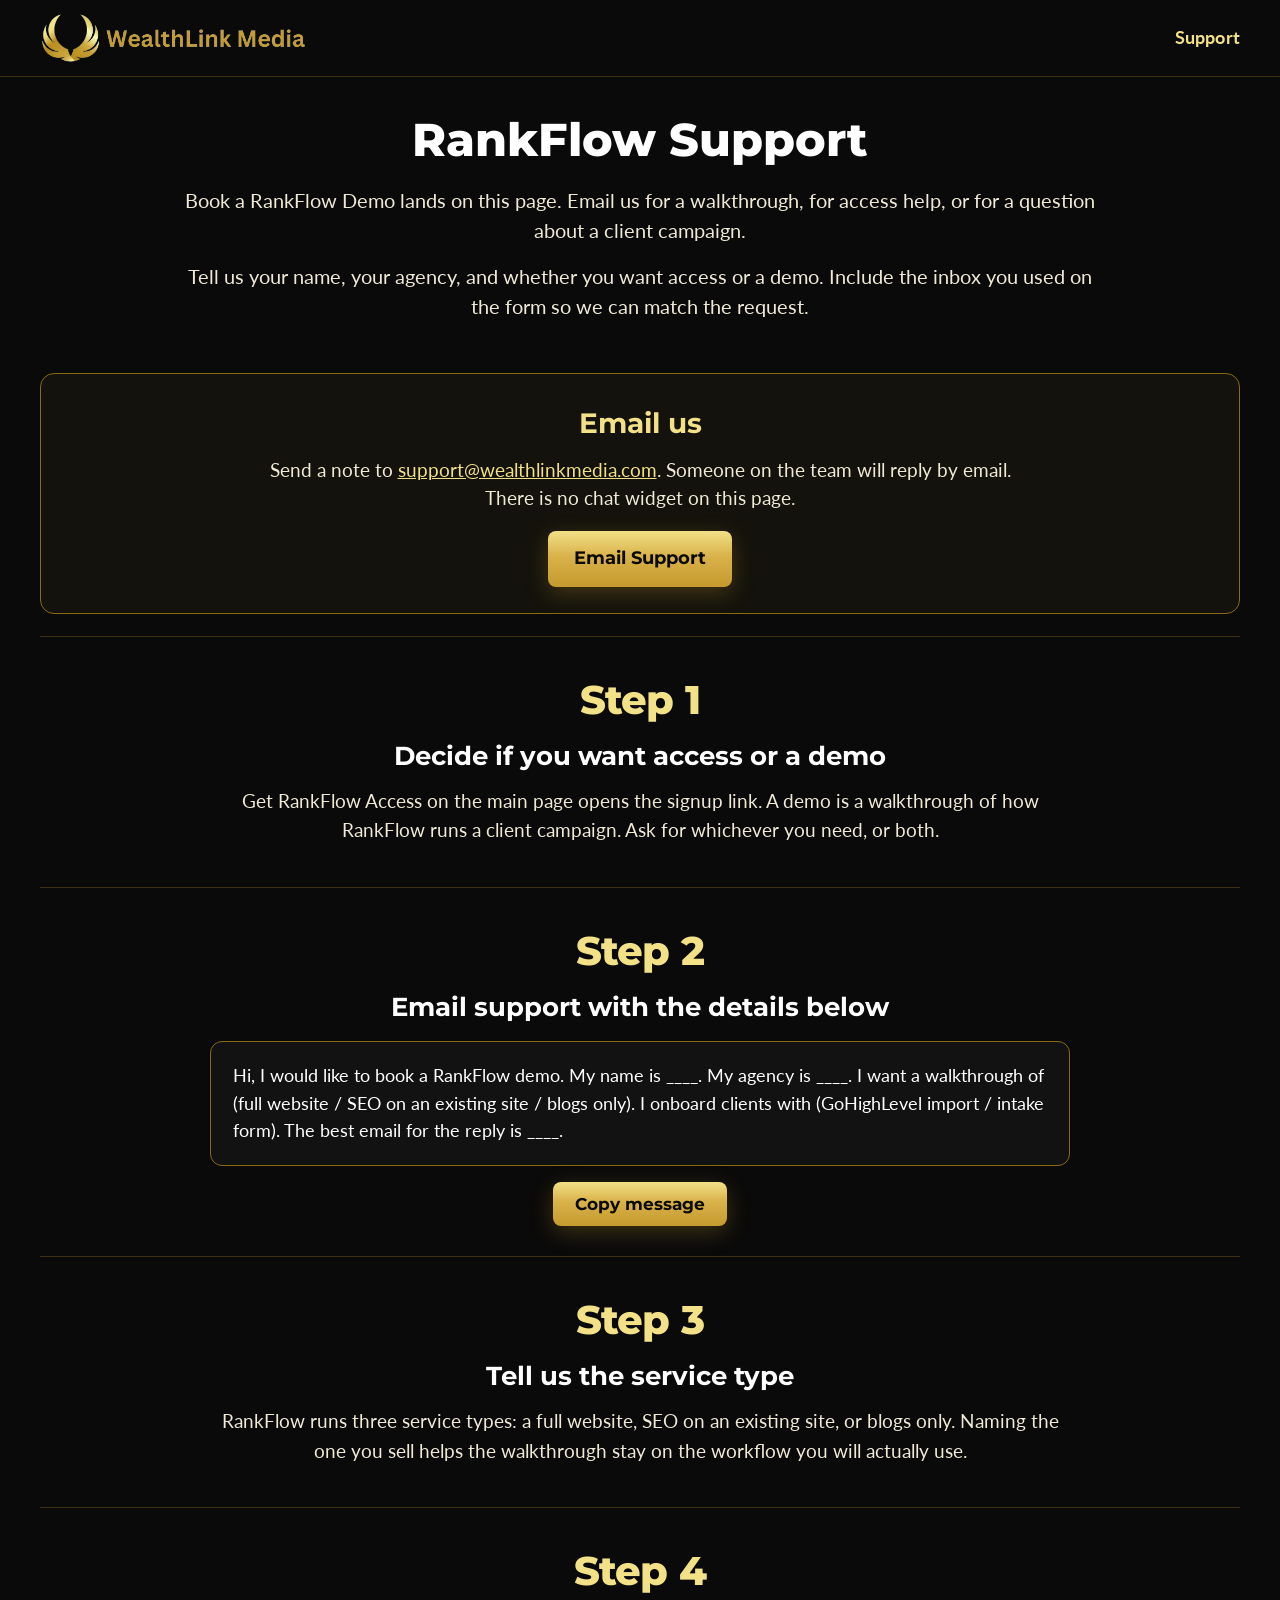
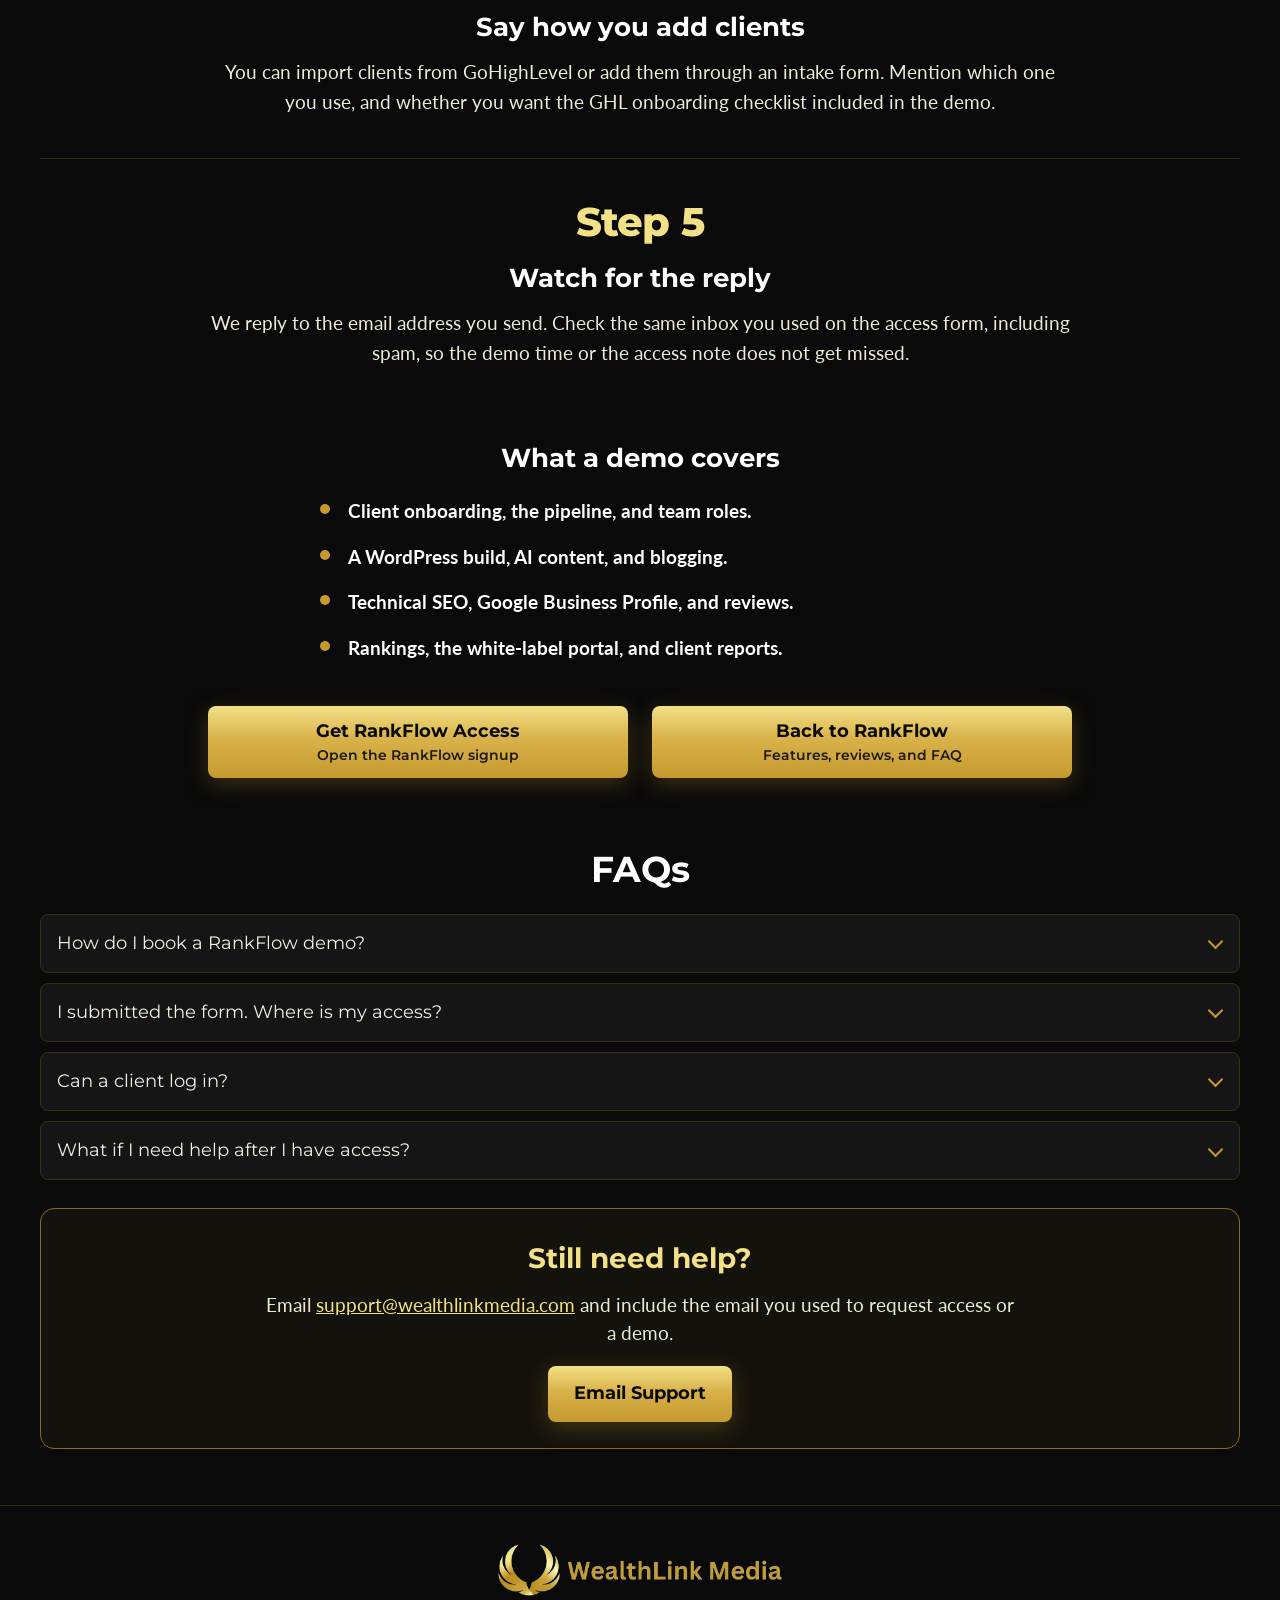
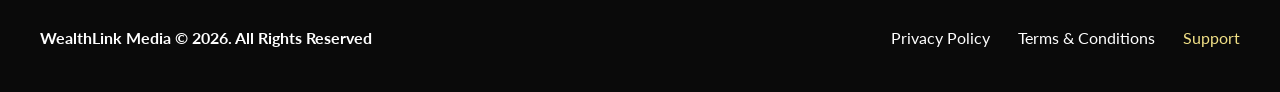
<file: support.html>
<!DOCTYPE html>
<html lang="en">
<head>
<meta charset="utf-8">
<meta name="viewport" content="width=device-width, initial-scale=1">
<title>RankFlow Support and Demo | WealthLink Media</title>
<meta name="description" content="Book a RankFlow demo or get help with access. Email WealthLink Media support and tell us whether you want a walkthrough or help signing in.">
<link rel="icon" type="image/png" href="assets/favicon.png">
<link rel="preconnect" href="https://fonts.googleapis.com"><link rel="preconnect" href="https://fonts.gstatic.com" crossorigin>
<link href="https://fonts.googleapis.com/css2?family=Lato:ital,wght@0,400;0,700;0,900;1,400&family=Montserrat:wght@400;500;600;700;800&display=swap" rel="stylesheet">
<link rel="stylesheet" href="css/style.css">
</head>
<body class="p-support">

<header class="site-header">
  <div class="header-inner">
    <a class="brand" href="index.html">
      <picture>
        <source srcset="assets/logo.webp" type="image/webp">
        <img src="assets/logo.png" alt="WealthLink Media" width="961" height="187">
      </picture>
    </a>
    <nav class="header-nav" aria-label="Primary">
      <a href="support.html" aria-current="page">Support</a>
    </nav>
  </div>
</header>

<main class="wrap">

  <section class="support-hero">
    <h1>RankFlow Support</h1>
    <p class="support-lead">Book a RankFlow Demo lands on this page. Email us for a walkthrough, for access help, or for a question about a client campaign.</p>
    <p class="support-lead">Tell us your name, your agency, and whether you want access or a demo. Include the inbox you used on the form so we can match the request.</p>
  </section>

  <section class="contact-card">
    <h2>Email us</h2>
    <p>Send a note to <a data-contact data-show-email href="mailto:support@wealthlinkmedia.com">support@wealthlinkmedia.com</a>. Someone on the team will reply by email. There is no chat widget on this page.</p>
    <a class="btn" data-contact href="mailto:support@wealthlinkmedia.com">Email Support</a>
  </section>

  <section class="steps">
    <article class="step">
      <span class="num">Step 1</span>
      <h2>Decide if you want access or a demo</h2>
      <p>Get RankFlow Access on the main page opens the signup link. A demo is a walkthrough of how RankFlow runs a client campaign. Ask for whichever you need, or both.</p>
    </article>
    <article class="step">
      <span class="num">Step 2</span>
      <h2>Email support with the details below</h2>
      <div class="script-box" id="demo-script">
        <p>Hi, I would like to book a RankFlow demo. My name is ____. My agency is ____. I want a walkthrough of (full website / SEO on an existing site / blogs only). I onboard clients with (GoHighLevel import / intake form). The best email for the reply is ____.</p>
      </div>
      <button type="button" class="btn script-copy" data-copy="demo-script">Copy message</button>
    </article>
    <article class="step">
      <span class="num">Step 3</span>
      <h2>Tell us the service type</h2>
      <p>RankFlow runs three service types: a full website, SEO on an existing site, or blogs only. Naming the one you sell helps the walkthrough stay on the workflow you will actually use.</p>
    </article>
    <article class="step">
      <span class="num">Step 4</span>
      <h2>Say how you add clients</h2>
      <p>You can import clients from GoHighLevel or add them through an intake form. Mention which one you use, and whether you want the GHL onboarding checklist included in the demo.</p>
    </article>
    <article class="step">
      <span class="num">Step 5</span>
      <h2>Watch for the reply</h2>
      <p>We reply to the email address you send. Check the same inbox you used on the access form, including spam, so the demo time or the access note does not get missed.</p>
    </article>
  </section>

  <section class="step" style="border-top:0">
    <h2>What a demo covers</h2>
    <ul class="next-list">
      <li>Client onboarding, the pipeline, and team roles.</li>
      <li>A WordPress build, AI content, and blogging.</li>
      <li>Technical SEO, Google Business Profile, and reviews.</li>
      <li>Rankings, the white-label portal, and client reports.</li>
    </ul>
  </section>

  <div class="cta-pair" style="margin-top:28px">
    <a class="btn cta-btn" data-cta="rankflow" href="https://app.rankflowseo.ai/" target="_blank" rel="noopener">
      <span class="b1">Get RankFlow Access</span><span class="b2">Open the RankFlow signup</span></a>
    <a class="btn cta-btn" href="main.html">
      <span class="b1">Back to RankFlow</span><span class="b2">Features, reviews, and FAQ</span></a>
  </div>

  <section class="faq">
    <h2>FAQs</h2>
    <details>
      <summary>How do I book a RankFlow demo?</summary>
      <div class="ans"><p>Email <a data-contact data-show-email href="mailto:support@wealthlinkmedia.com">support@wealthlinkmedia.com</a> with your name, agency, and the service type you want to see. The Book a RankFlow Demo button on the main page brings you here.</p></div>
    </details>
    <details>
      <summary>I submitted the form. Where is my access?</summary>
      <div class="ans"><p>The form sends you to the RankFlow page. Use Get RankFlow Access there for the signup link. If that link is not open yet, email support and we will follow up at the address you entered.</p></div>
    </details>
    <details>
      <summary>Can a client log in?</summary>
      <div class="ans"><p>Yes. RankFlow has agency team roles, plus a client login that sees only that client's own site, including the white-label portal and the log of work done.</p></div>
    </details>
    <details>
      <summary>What if I need help after I have access?</summary>
      <div class="ans"><p>Email the same support address with your account email and a short description of the client or the page you are stuck on. Include a screenshot if the issue is visual.</p></div>
    </details>
  </section>

  <section class="contact-card">
    <h2>Still need help?</h2>
    <p>Email <a data-contact data-show-email href="mailto:support@wealthlinkmedia.com">support@wealthlinkmedia.com</a> and include the email you used to request access or a demo.</p>
    <a class="btn" data-contact href="mailto:support@wealthlinkmedia.com">Email Support</a>
  </section>
</main>

<footer class="site-footer">
  <div class="footer-inner">
    <picture class="flogo">
      <source srcset="assets/logo.webp" type="image/webp">
      <img src="assets/logo.png" alt="WealthLink Media" width="961" height="187">
    </picture>
    <div class="footer-bottom">
      <span class="footer-copy">WealthLink Media © <span class="js-year">2026</span>. All Rights Reserved</span>
      <nav class="footer-links" aria-label="Footer">
        <a href="privacy.html">Privacy Policy</a>
        <a href="terms.html">Terms &amp; Conditions</a>
        <a href="support.html" aria-current="page">Support</a>
      </nav>
    </div>
  </div>
</footer>

<script src="js/config.js"></script>
<script src="js/app.js"></script>
</body>
</html>
</file>
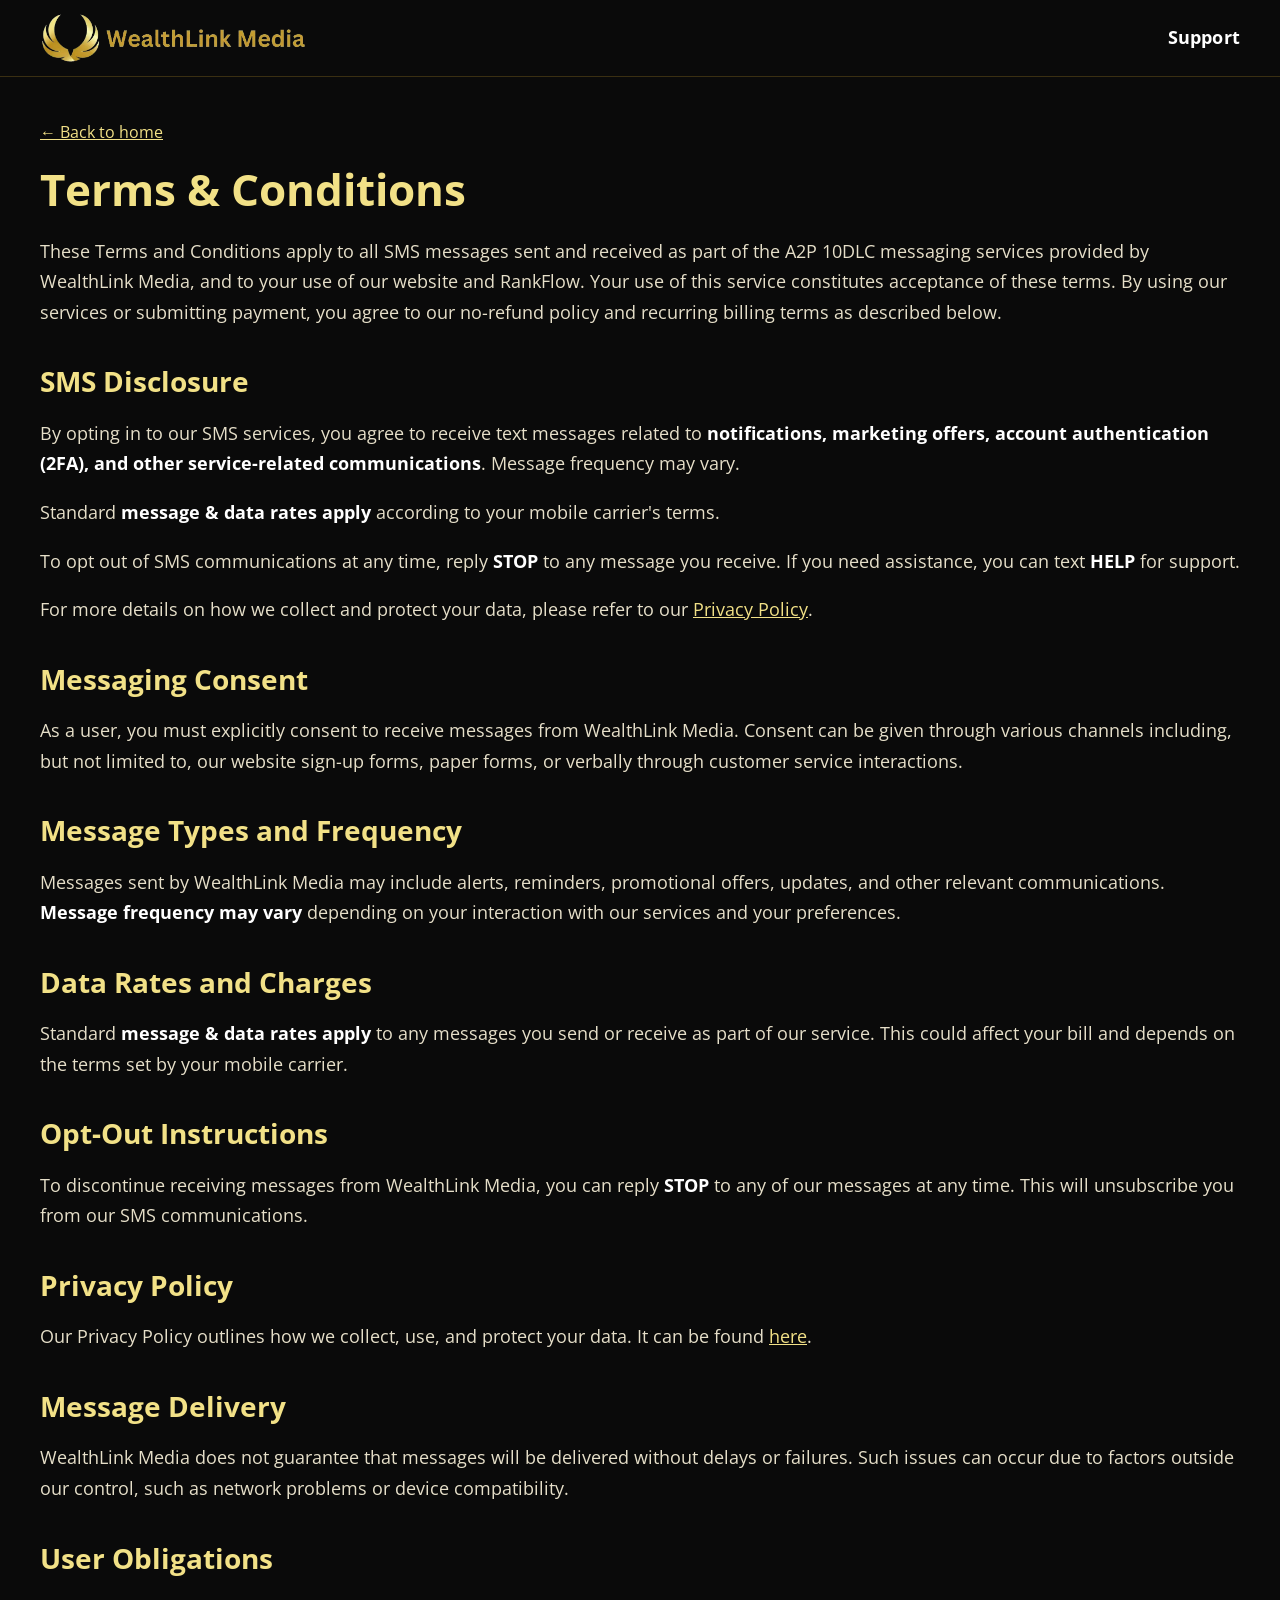
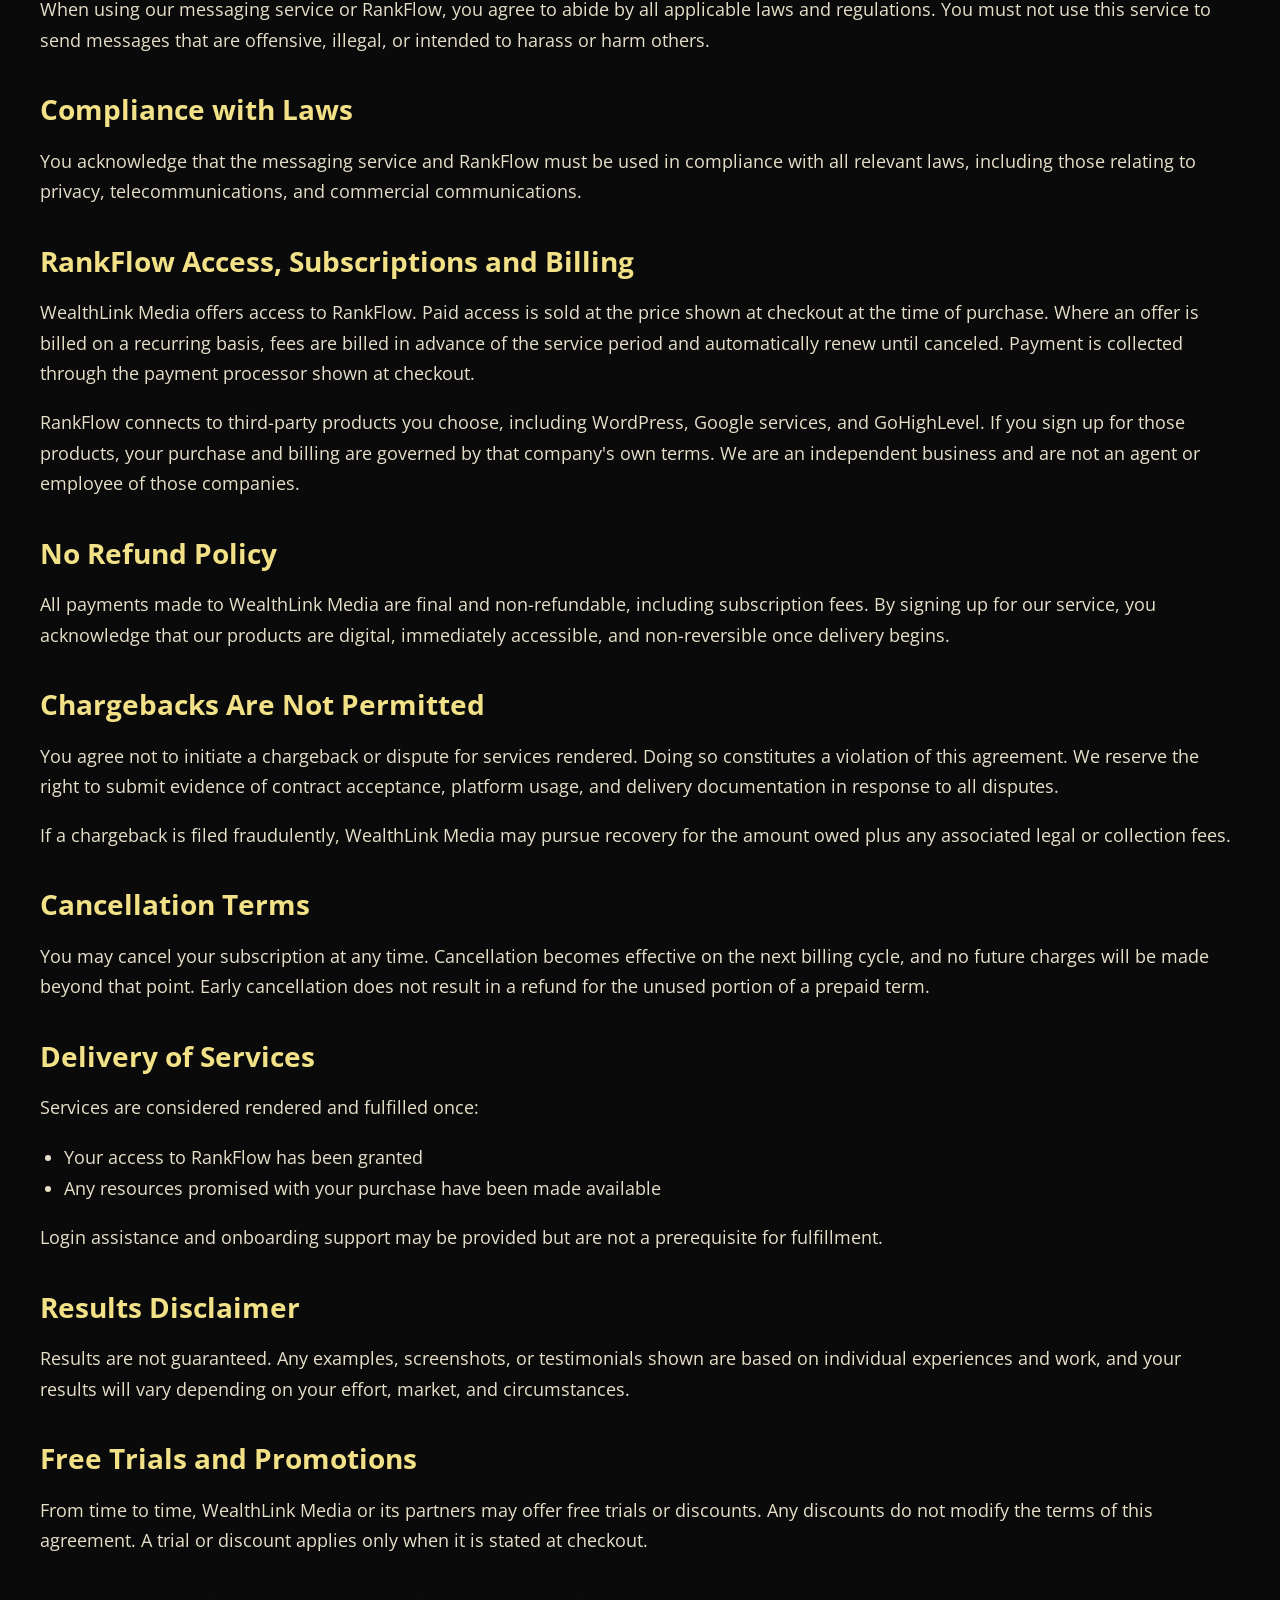
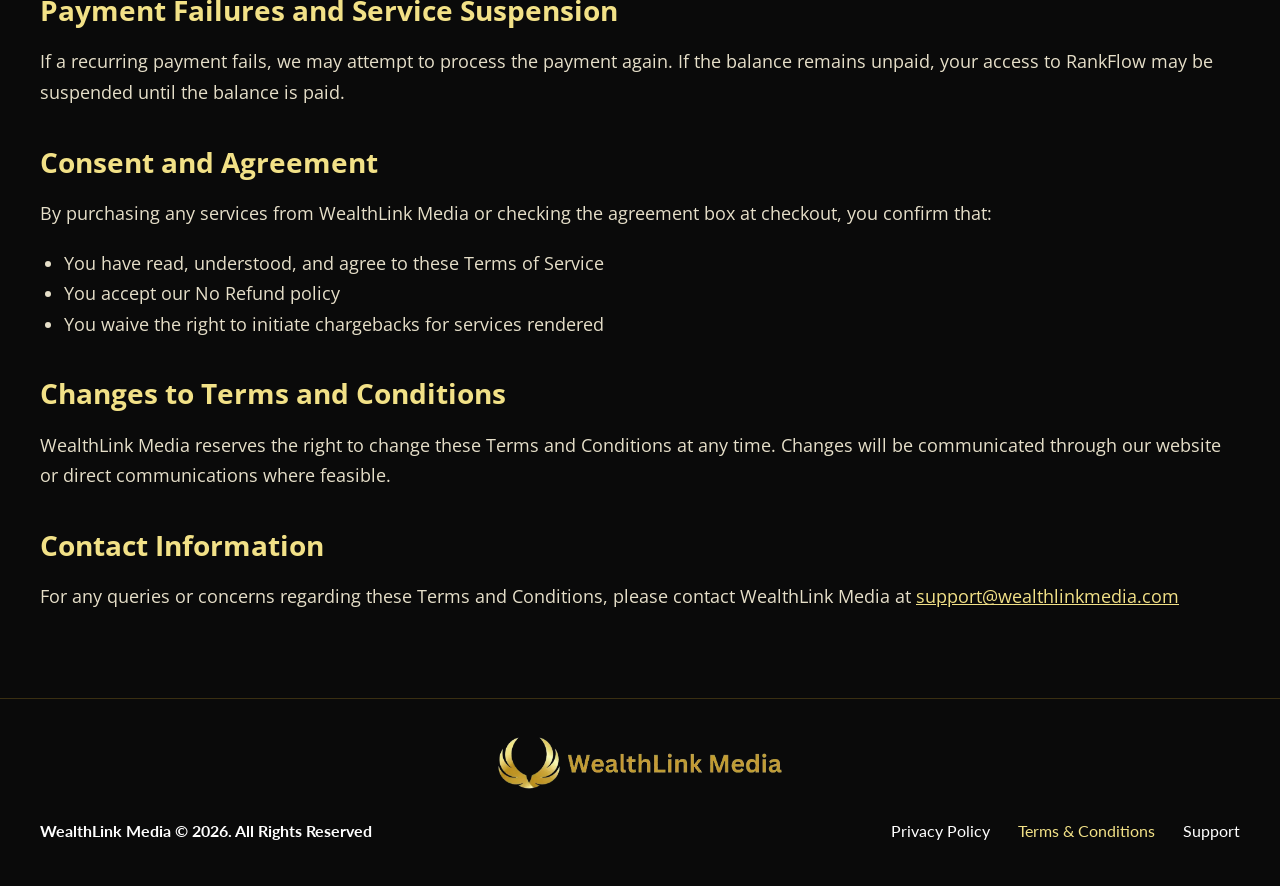
<file: terms.html>
<!DOCTYPE html>
<html lang="en">
<head>
<meta charset="utf-8">
<meta name="viewport" content="width=device-width, initial-scale=1">
<title>Terms &amp; Conditions | WealthLink Media</title>
<link rel="icon" type="image/png" href="assets/favicon.png">
<link rel="preconnect" href="https://fonts.googleapis.com"><link rel="preconnect" href="https://fonts.gstatic.com" crossorigin>
<link href="https://fonts.googleapis.com/css2?family=Lato:wght@400;700;900&family=Open+Sans:wght@400;600;700&display=swap" rel="stylesheet">
<link rel="stylesheet" href="css/style.css">
</head>
<body class="legal">
<header class="site-header">
  <div class="header-inner">
    <a class="brand" href="index.html">
      <picture>
        <source srcset="assets/logo.webp" type="image/webp">
        <img src="assets/logo.png" alt="WealthLink Media" width="961" height="187">
      </picture>
    </a>
    <nav class="header-nav" aria-label="Primary">
      <a href="support.html">Support</a>
    </nav>
  </div>
</header>
<main class="legal-body">
<a class="back" href="index.html">&larr; Back to home</a>
<h1>Terms &amp; Conditions</h1>
<p>These Terms and Conditions apply to all SMS messages sent and received as part of the A2P 10DLC messaging services provided by WealthLink Media, and to your use of our website and RankFlow. Your use of this service constitutes acceptance of these terms. By using our services or submitting payment, you agree to our no-refund policy and recurring billing terms as described below.</p>

<h2>SMS Disclosure</h2>
<p>By opting in to our SMS services, you agree to receive text messages related to <strong>notifications, marketing offers, account authentication (2FA), and other service-related communications</strong>. Message frequency may vary.</p>
<p>Standard <strong>message &amp; data rates apply</strong> according to your mobile carrier's terms.</p>
<p>To opt out of SMS communications at any time, reply <strong>STOP</strong> to any message you receive. If you need assistance, you can text <strong>HELP</strong> for support.</p>
<p>For more details on how we collect and protect your data, please refer to our <a href="privacy.html">Privacy Policy</a>.</p>

<h2>Messaging Consent</h2>
<p>As a user, you must explicitly consent to receive messages from WealthLink Media. Consent can be given through various channels including, but not limited to, our website sign-up forms, paper forms, or verbally through customer service interactions.</p>

<h2>Message Types and Frequency</h2>
<p>Messages sent by WealthLink Media may include alerts, reminders, promotional offers, updates, and other relevant communications. <strong>Message frequency may vary</strong> depending on your interaction with our services and your preferences.</p>

<h2>Data Rates and Charges</h2>
<p>Standard <strong>message &amp; data rates apply</strong> to any messages you send or receive as part of our service. This could affect your bill and depends on the terms set by your mobile carrier.</p>

<h2>Opt-Out Instructions</h2>
<p>To discontinue receiving messages from WealthLink Media, you can reply <strong>STOP</strong> to any of our messages at any time. This will unsubscribe you from our SMS communications.</p>

<h2>Privacy Policy</h2>
<p>Our Privacy Policy outlines how we collect, use, and protect your data. It can be found <a href="privacy.html">here</a>.</p>

<h2>Message Delivery</h2>
<p>WealthLink Media does not guarantee that messages will be delivered without delays or failures. Such issues can occur due to factors outside our control, such as network problems or device compatibility.</p>

<h2>User Obligations</h2>
<p>When using our messaging service or RankFlow, you agree to abide by all applicable laws and regulations. You must not use this service to send messages that are offensive, illegal, or intended to harass or harm others.</p>

<h2>Compliance with Laws</h2>
<p>You acknowledge that the messaging service and RankFlow must be used in compliance with all relevant laws, including those relating to privacy, telecommunications, and commercial communications.</p>

<h2>RankFlow Access, Subscriptions and Billing</h2>
<p>WealthLink Media offers access to RankFlow. Paid access is sold at the price shown at checkout at the time of purchase. Where an offer is billed on a recurring basis, fees are billed in advance of the service period and automatically renew until canceled. Payment is collected through the payment processor shown at checkout.</p>
<p>RankFlow connects to third-party products you choose, including WordPress, Google services, and GoHighLevel. If you sign up for those products, your purchase and billing are governed by that company's own terms. We are an independent business and are not an agent or employee of those companies.</p>

<h2>No Refund Policy</h2>
<p>All payments made to WealthLink Media are final and non-refundable, including subscription fees. By signing up for our service, you acknowledge that our products are digital, immediately accessible, and non-reversible once delivery begins.</p>

<h2>Chargebacks Are Not Permitted</h2>
<p>You agree not to initiate a chargeback or dispute for services rendered. Doing so constitutes a violation of this agreement. We reserve the right to submit evidence of contract acceptance, platform usage, and delivery documentation in response to all disputes.</p>
<p>If a chargeback is filed fraudulently, WealthLink Media may pursue recovery for the amount owed plus any associated legal or collection fees.</p>

<h2>Cancellation Terms</h2>
<p>You may cancel your subscription at any time. Cancellation becomes effective on the next billing cycle, and no future charges will be made beyond that point. Early cancellation does not result in a refund for the unused portion of a prepaid term.</p>

<h2>Delivery of Services</h2>
<p>Services are considered rendered and fulfilled once:</p>
<ul>
<li>Your access to RankFlow has been granted</li>
<li>Any resources promised with your purchase have been made available</li>
</ul>
<p>Login assistance and onboarding support may be provided but are not a prerequisite for fulfillment.</p>

<h2>Results Disclaimer</h2>
<p>Results are not guaranteed. Any examples, screenshots, or testimonials shown are based on individual experiences and work, and your results will vary depending on your effort, market, and circumstances.</p>

<h2>Free Trials and Promotions</h2>
<p>From time to time, WealthLink Media or its partners may offer free trials or discounts. Any discounts do not modify the terms of this agreement. A trial or discount applies only when it is stated at checkout.</p>

<h2>Payment Failures and Service Suspension</h2>
<p>If a recurring payment fails, we may attempt to process the payment again. If the balance remains unpaid, your access to RankFlow may be suspended until the balance is paid.</p>

<h2>Consent and Agreement</h2>
<p>By purchasing any services from WealthLink Media or checking the agreement box at checkout, you confirm that:</p>
<ul>
<li>You have read, understood, and agree to these Terms of Service</li>
<li>You accept our No Refund policy</li>
<li>You waive the right to initiate chargebacks for services rendered</li>
</ul>

<h2>Changes to Terms and Conditions</h2>
<p>WealthLink Media reserves the right to change these Terms and Conditions at any time. Changes will be communicated through our website or direct communications where feasible.</p>

<h2>Contact Information</h2>
<p>For any queries or concerns regarding these Terms and Conditions, please contact WealthLink Media at <a data-contact href="mailto:support@wealthlinkmedia.com">support@wealthlinkmedia.com</a></p>
</main>
<footer class="site-footer">
  <div class="footer-inner">
    <picture class="flogo">
      <source srcset="assets/logo.webp" type="image/webp">
      <img src="assets/logo.png" alt="WealthLink Media" width="961" height="187">
    </picture>
    <div class="footer-bottom">
      <span class="footer-copy">WealthLink Media © <span class="js-year">2026</span>. All Rights Reserved</span>
      <nav class="footer-links" aria-label="Footer">
        <a href="privacy.html">Privacy Policy</a>
        <a href="terms.html" aria-current="page">Terms &amp; Conditions</a>
        <a href="support.html">Support</a>
      </nav>
    </div>
  </div>
</footer>
<script src="js/config.js"></script>
<script src="js/app.js"></script>
</body>
</html>
</file>
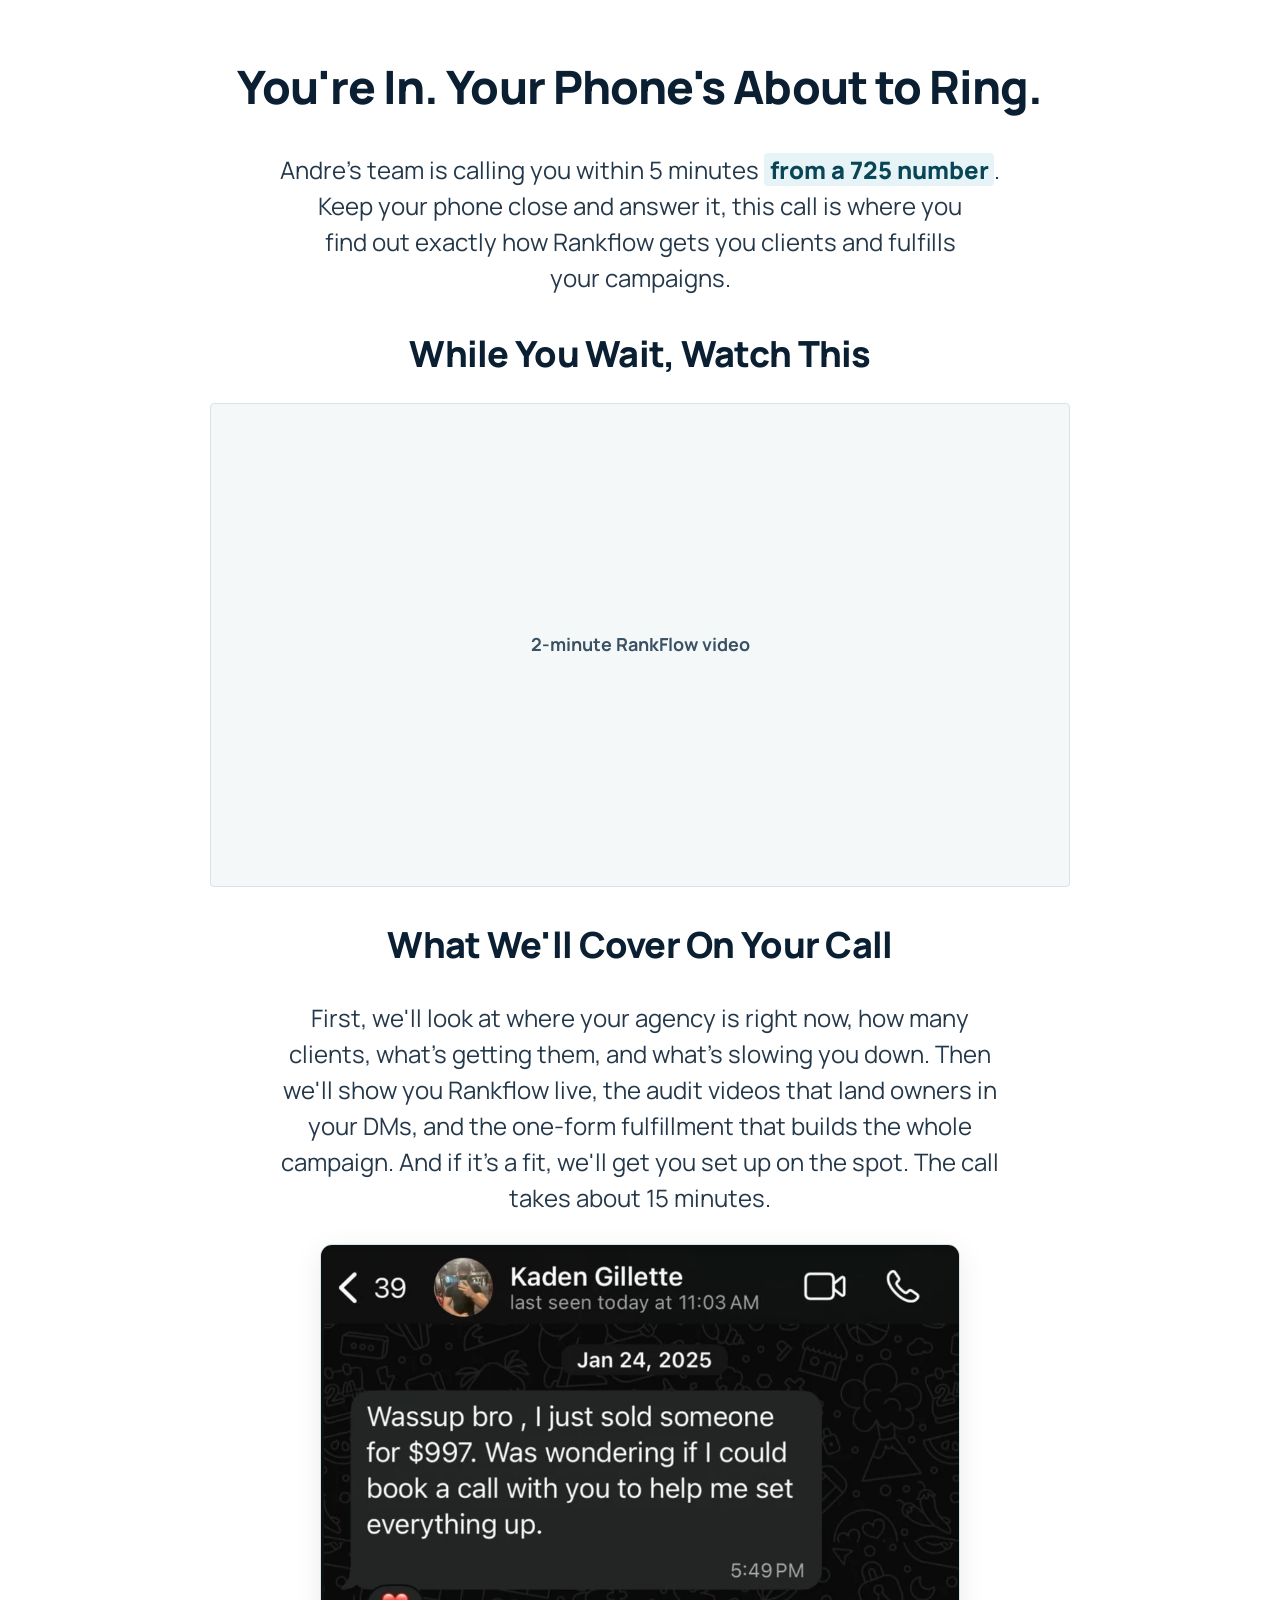
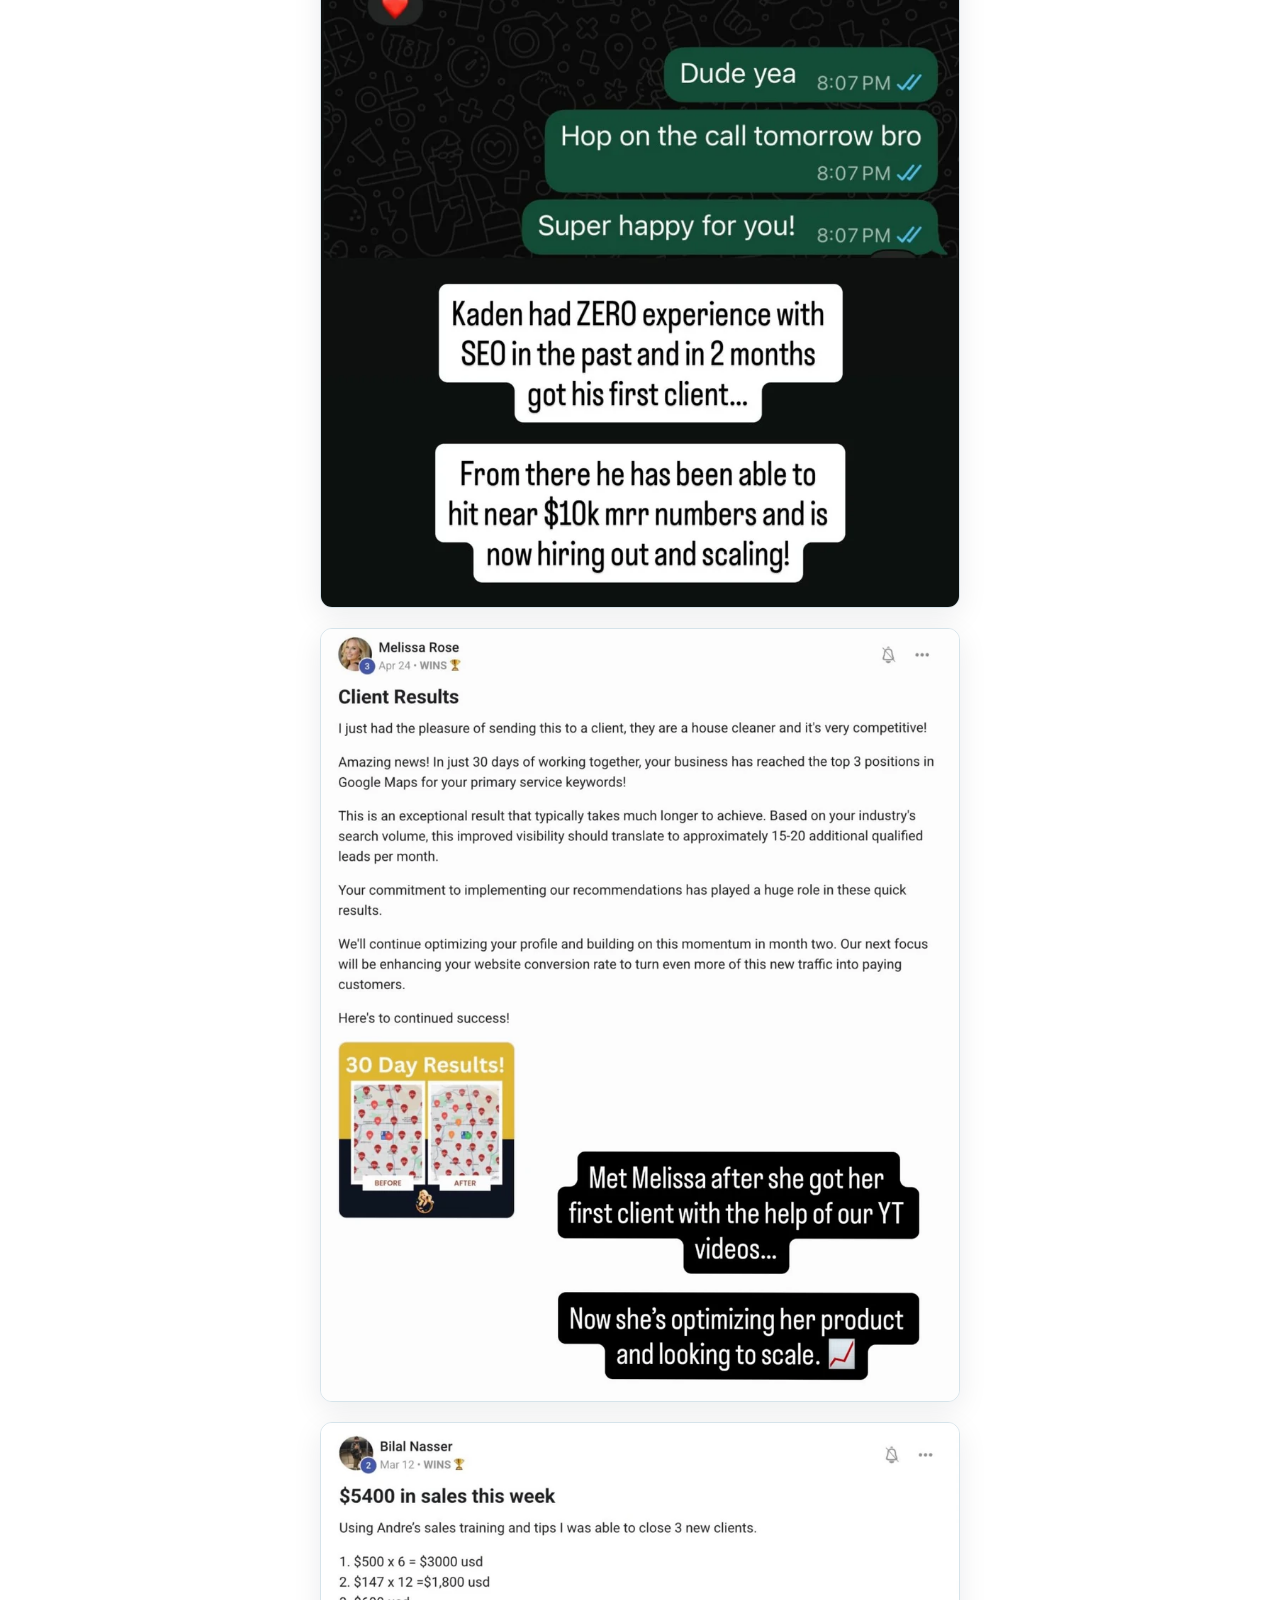
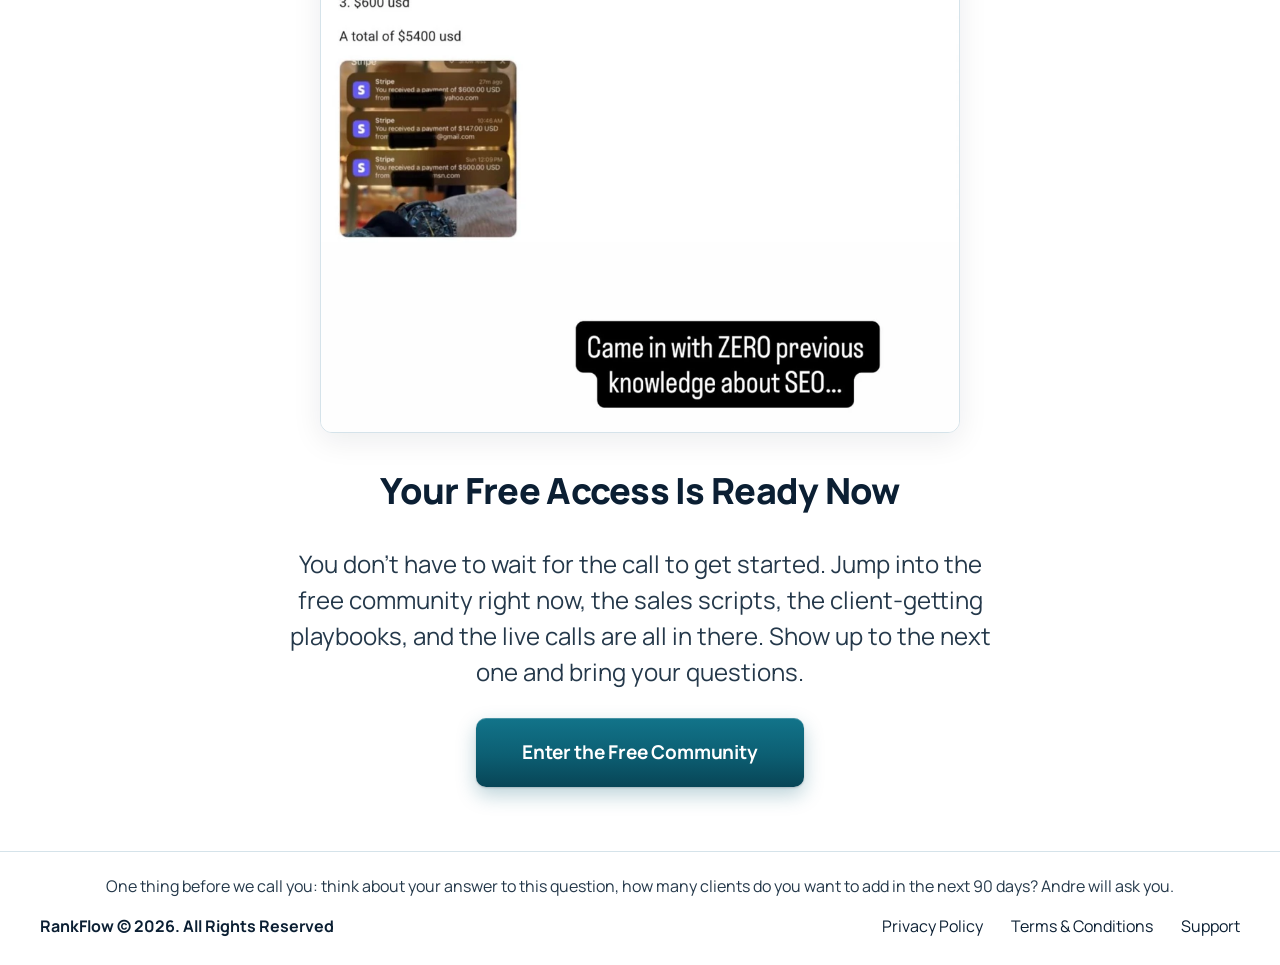
<file: thanks.html>
<!DOCTYPE html>
<html lang="en">
<head>
<meta charset="utf-8">
<meta name="viewport" content="width=device-width, initial-scale=1">
<meta name="robots" content="noindex">
<title>You're In. Your Phone's About to Ring. | RankFlow</title>
<meta name="description" content="Andre's team is calling you within 5 minutes from a 725 number. Keep your phone close and answer it, this call is where you find out exactly how Rankflow gets you clients and fulfills your campaigns.">
<link rel="icon" type="image/png" href="assets/favicon.png">
<link rel="preconnect" href="https://fonts.googleapis.com"><link rel="preconnect" href="https://fonts.gstatic.com" crossorigin>
<link href="https://fonts.googleapis.com/css2?family=Manrope:wght@400;600;700;800&display=swap" rel="stylesheet">
<link rel="stylesheet" href="css/style.css">
</head>
<body class="p-home">

<main class="wrap">
  <section class="home-hero">
    <h1>You're In. Your Phone's About to Ring.</h1>
    <p class="home-sub">Andre's team is calling you within 5 minutes <strong class="thanks-mark">from a 725 number</strong>. Keep your phone close and answer it, this call is where you find out exactly how Rankflow gets you clients and fulfills your campaigns.</p>

    <h2>While You Wait, Watch This</h2>
    <!-- TODO: No RankFlow VSL is embedded in index.html or main.html. Drop the video source inside #vsl. -->
    <div id="vsl" class="thanks-vsl" role="img" aria-label="2-minute RankFlow video placeholder">2-minute RankFlow video</div>

    <h2>What We'll Cover On Your Call</h2>
    <p class="home-sub">First, we'll look at where your agency is right now, how many clients, what's getting them, and what's slowing you down. Then we'll show you Rankflow live, the audit videos that land owners in your DMs, and the one-form fulfillment that builds the whole campaign. And if it's a fit, we'll get you set up on the spot. The call takes about 15 minutes.</p>

    <section class="results-grid thanks-proof" aria-label="Client results">
      <div class="results-col">
        <figure>
          <picture>
            <source srcset="assets/results/kaden.webp" type="image/webp">
            <img class="zoomable" src="assets/results/kaden.jpg" alt="Kaden – client result" width="900" height="1357" loading="lazy">
          </picture>
        </figure>
        <figure>
          <picture>
            <source srcset="assets/results/melissa.webp" type="image/webp">
            <img class="zoomable" src="assets/results/melissa.jpg" alt="Melissa – client result" width="900" height="1089" loading="lazy">
          </picture>
        </figure>
        <figure>
          <picture>
            <source srcset="assets/results/bilal.webp" type="image/webp">
            <img class="zoomable" src="assets/results/bilal.jpg" alt="Bilal – client result" width="900" height="859" loading="lazy">
          </picture>
        </figure>
      </div>
    </section>

    <h2>Your Free Access Is Ready Now</h2>
    <p class="home-sub">You don't have to wait for the call to get started. Jump into the free community right now, the sales scripts, the client-getting playbooks, and the live calls are all in there. Show up to the next one and bring your questions.</p>
    <!-- TODO: No free Skool community URL is set in this repo or in wealthlinkmedia1997/skool. Replace href when the URL is known. -->
    <a class="btn home-cta" href="https://www.skool.com/agency-set-up-2309" target="_blank" rel="noopener">Enter the Free Community</a>
  </section>
</main>

<footer class="site-footer">
  <div class="footer-inner">
    <p class="thanks-precall">One thing before we call you: think about your answer to this question, how many clients do you want to add in the next 90 days? Andre will ask you.</p>
    <div class="footer-bottom">
      <span class="footer-copy">RankFlow © <span class="js-year">2026</span>. All Rights Reserved</span>
      <nav class="footer-links" aria-label="Footer">
        <a href="privacy.html">Privacy Policy</a>
        <a href="terms.html">Terms &amp; Conditions</a>
        <a href="support.html">Support</a>
      </nav>
    </div>
  </div>
</footer>

<div class="modal img-modal" id="img-modal" role="dialog" aria-modal="true" aria-label="Result image">
  <button type="button" class="modal-x" data-close-img aria-label="Close image">&times;</button>
  <div class="img-scroll"><img alt=""></div>
</div>

<script src="js/config.js"></script>
<script src="js/app.js"></script>
</body>
</html>
</file>
<file: css/style.css>
/* WealthLink Media – Skool LP. Black & gold palette taken from the logo. */
:root{
  --bg:#0a0a0a; --bg2:#121212; --card:#151515; --line:#3a2f12;
  --gold:#c59a2e; --gold-hi:#f2e187; --gold-lo:#8a6a14;
  --text:#ffffff; --muted:#cfc7b0;
  --btn-grad:linear-gradient(180deg,#f2e187 0%,#d9b24a 45%,#c59a2e 100%);
  --page:1200px;
}
*{box-sizing:border-box}
html{scroll-behavior:smooth}
body{
  margin:0;background:var(--bg);color:var(--text);
  font-size:19px;line-height:1.55;
  -webkit-font-smoothing:antialiased;
  overflow-wrap:break-word;
}
img{max-width:100%;height:auto;display:block}
a{color:var(--gold-hi)}
.noscroll{overflow:hidden}

/* 1200px container at >=1240px; fluid with side padding below */
.wrap,.header-inner,.footer-inner,.legal-body{
  width:100%;max-width:var(--page);margin-left:auto;margin-right:auto;
  padding-left:20px;padding-right:20px;
}
@media (min-width:1240px){
  .wrap,.header-inner,.footer-inner,.legal-body{
    width:1200px;min-width:1200px;max-width:1200px;
    padding-left:0;padding-right:0;
  }
}

/* ---------- header / logo ---------- */
.site-header{border-bottom:1px solid var(--line);background:#0a0a0a}
.header-inner{display:flex;align-items:center;justify-content:space-between;gap:16px;padding-top:12px;padding-bottom:12px}
.brand{display:inline-flex;align-items:center;min-width:0;line-height:0}
.brand img,.flogo img,.mlogo img{height:52px;width:auto;max-width:min(460px,calc(100vw - 150px));object-fit:contain}
.header-nav{display:flex;align-items:center;gap:18px;flex:none}
.header-nav a{color:#fff;text-decoration:none;font-weight:700;font-size:18px;letter-spacing:.01em}
.header-nav a:hover,.header-nav a[aria-current="page"]{color:var(--gold-hi)}
.header-nav a:focus-visible,.brand:focus-visible{outline:2px solid var(--gold-hi);outline-offset:3px;border-radius:4px}

/* ---------- buttons ---------- */
.btn{display:inline-flex;align-items:center;justify-content:center;gap:8px;border:0;cursor:pointer;text-decoration:none;
  background:var(--btn-grad);color:#0a0a0a;border-radius:8px;box-shadow:0 6px 22px rgba(197,154,46,.28);
  transition:transform .15s ease,box-shadow .15s ease,filter .15s ease}
.btn:hover{transform:translateY(-2px);box-shadow:0 10px 28px rgba(197,154,46,.42);filter:brightness(1.05)}
.btn:active{transform:translateY(0)}
.btn[disabled]{opacity:.7;cursor:default;transform:none}

/* ======================================================
   PRIMARY PAGE
   ====================================================== */
.p-home{font-family:"Open Sans",Arial,sans-serif}
.home-hero{text-align:center;padding:36px 0 8px}
.home-eyebrow{font-size:18px;color:var(--gold-hi);margin:0 0 14px;font-weight:800;letter-spacing:.02em}
.home-hero h1{font-size:48px;line-height:1.18;font-weight:800;margin:0 auto 18px;letter-spacing:-.3px}
.home-hero h1 .h1-seo{display:block;margin-top:12px;font-weight:800}
.home-sub{font-size:22px;color:var(--gold-hi);font-weight:700;margin:0 auto 28px;max-width:920px;line-height:1.4}
.home-cta{font-size:22px;font-weight:800;padding:16px 36px;font-family:"Open Sans",Arial,sans-serif;background:#e0b33a;color:#0a0a0a;cursor:pointer;border-radius:8px}
.home-cta svg{width:22px;height:22px;margin-left:2px;flex:none}
.home-beginner{font-family:Lato,Arial,sans-serif;font-weight:800;font-size:18px;margin:18px 0 0;color:#fff}

.site-footer{margin-top:56px;border-top:1px solid var(--line);font-family:Lato,Arial,sans-serif}
.footer-inner{padding-top:36px;padding-bottom:42px}
.site-footer .flogo{display:block;margin:0 auto 28px}
.site-footer .flogo img{height:56px;margin:0 auto}
.footer-bottom{display:flex;align-items:center;justify-content:space-between;gap:20px 32px}
.footer-copy{font-weight:700;font-size:16px;text-align:left;color:var(--text)}
.footer-links{display:flex;align-items:center;justify-content:flex-end;gap:28px;flex-wrap:wrap;font-size:16px;margin:0}
.footer-links a{color:var(--text);text-decoration:none;font-weight:400}
.footer-links a:hover{color:var(--gold-hi);text-decoration:underline}
.footer-links a[aria-current="page"]{color:var(--gold-hi)}

/* lead modal */
.modal{position:fixed;inset:0;z-index:100;display:none;align-items:center;justify-content:center;padding:18px;
  background:rgba(0,0,0,.78);backdrop-filter:blur(3px)}
.modal.open{display:flex}
.modal-card{position:relative;width:100%;max-width:480px;background:#111;border:1px solid var(--gold-lo);border-radius:14px;
  padding:34px 28px 28px;box-shadow:0 20px 60px rgba(0,0,0,.7),0 0 0 1px rgba(242,225,135,.08) inset;text-align:center}
.modal-x{position:absolute;top:10px;right:12px;width:36px;height:36px;border:0;background:transparent;color:var(--muted);
  font-size:28px;line-height:1;cursor:pointer;border-radius:50%}
.modal-x:hover{color:#fff;background:#222}
.mlogo{margin:0 auto 16px}
.mlogo img{height:46px;margin:0 auto;max-width:100%}
.modal-card h2{margin:0 0 8px;font-size:28px;font-weight:700}
.modal-card p.msub{margin:0 0 20px;font-size:17px;color:var(--muted);line-height:1.45}
.modal-card label{display:block;text-align:left;font-size:15px;font-weight:600;margin:0 0 6px;color:var(--gold-hi)}
.modal-card input{width:100%;padding:14px 14px;font-size:17px;font-family:inherit;border-radius:8px;border:1px solid #3b3417;
  background:#0a0a0a;color:#fff;margin-bottom:16px;outline:none}
.modal-card input:focus{border-color:var(--gold);box-shadow:0 0 0 3px rgba(197,154,46,.25)}
.modal-card .btn{width:100%;font-size:20px;font-weight:700;padding:15px 18px;font-family:inherit}
.lf-error{min-height:22px;color:#ff8a80;font-size:16px;margin:-4px 0 10px;text-align:left}
.lf-fine{font-size:14px;color:#9c9478;margin:14px 0 0;line-height:1.5}
.lf-fine a{color:var(--gold)}

/* ======================================================
   SECONDARY PAGE
   ====================================================== */
.p-main{font-family:Lato,Arial,sans-serif}
.p-main h1,.p-main h2,.p-main h3,.p-main .mont{font-family:Montserrat,Arial,sans-serif}
.topbar{background:#d01212;color:#fff;text-align:center;font-family:Montserrat,Arial,sans-serif;
  font-weight:800;font-size:18px;line-height:1.35;padding:12px 18px;display:flex;align-items:center;justify-content:center;gap:10px}
.topbar svg{flex:none}
.topbar span{display:block}
.kicker{text-align:center;font-family:Montserrat,Arial,sans-serif;font-weight:700;font-size:16px;margin:12px 0 0}
.kicker a,.kicker span{color:var(--gold-hi);text-decoration:underline}
.hero-kicker{text-align:center;font-family:Montserrat,Arial,sans-serif;font-weight:800;font-size:20px;line-height:1.35;color:var(--gold-hi);margin:32px auto 16px}
.hero-kicker u{text-underline-offset:4px;text-decoration-thickness:2px}
.m-hero h1{text-align:center;font-weight:800;font-size:48px;line-height:1.18;margin:0 auto 32px;max-width:1080px}
.m-hero h1 .h1-line{display:block}
.m-hero h1 u{color:var(--gold-hi);text-decoration:underline;text-underline-offset:5px;text-decoration-thickness:3px}
.hero-warn{text-align:center;font-family:Montserrat,Arial,sans-serif;font-weight:500;font-size:18px;line-height:1.5;color:#f4efe2;max-width:860px;margin:22px auto 0}
.hero-warn b{font-weight:800;color:#fff}
.m-hero .cta-btn{flex:1 1 340px;max-width:540px;min-height:86px;border-radius:12px;padding:16px 22px}
.m-hero .cta-btn .b1{font-size:22px;font-weight:800}
.m-hero .cta-btn .b2{font-size:15px;font-weight:600}
.m-sub{text-align:center;font-family:Lato,Arial,sans-serif;font-size:21px;line-height:1.5;color:var(--muted);max-width:920px;margin:0 auto 32px}
.cta-pair{display:flex;gap:24px;justify-content:center;flex-wrap:wrap}
.cta-btn{flex:1 1 280px;width:auto;max-width:420px;min-height:68px;flex-direction:column;gap:3px;padding:14px 20px;text-align:center;
  font-family:Montserrat,Arial,sans-serif;border-radius:8px;font-weight:600}
.cta-btn .b1{font-size:18px;font-weight:700;line-height:1.25}
.cta-btn .b2{font-size:14px;font-weight:600;line-height:1.3;opacity:.9}
.cta-note{text-align:center;font-family:Montserrat,Arial,sans-serif;font-size:16px;line-height:1.45;color:var(--muted);max-width:720px;margin:20px auto 0}
.cta-note b{color:#fff}
.sec-title{font-family:Montserrat,Arial,sans-serif;text-align:center;font-weight:700;font-size:38px;margin:64px 0 18px;line-height:1.2}
.sec-title.sm{font-size:40px}
.sec-sub{text-align:center;font-size:20px;color:var(--muted);margin:0 0 28px}

.video-grid{display:grid;grid-template-columns:repeat(2,minmax(0,340px));justify-content:center;gap:24px;margin:28px auto 0}
.vthumb{position:relative;display:block;width:100%;aspect-ratio:9/16;padding:0;border:1px solid var(--line);border-radius:8px;overflow:hidden;
  background:#000;cursor:pointer}
.vthumb img{width:100%;height:100%;object-fit:contain;object-position:center;background:#000;transition:transform .3s ease}
.vthumb:hover img{transform:scale(1.03)}
.vplay{position:absolute;left:50%;top:50%;transform:translate(-50%,-50%);width:58px;height:38px;border-radius:10px;
  background:rgba(10,10,10,.72);color:var(--gold-hi);display:flex;align-items:center;justify-content:center;border:1px solid rgba(242,225,135,.4)}
.vthumb:hover .vplay{background:var(--gold);color:#0a0a0a}
.video-modal .modal-card{max-width:440px;padding:12px;background:#000}
.video-modal video{width:100%;max-height:78vh;border-radius:8px;background:#000;display:block}
.video-modal .modal-x{top:-44px;right:0;color:#fff;font-size:32px}

.bonus-head{text-align:center;margin-top:72px}
.bonus-head h2{font-size:40px;margin:0 0 12px;font-weight:700;line-height:1.2}
.bonus-head .worth{font-family:Montserrat,Arial,sans-serif;color:var(--gold-hi);font-weight:700;font-size:22px;margin:0 0 8px}
.bonus-head .subline{font-weight:700;font-size:18px;margin:0}
.bonuses{margin:36px auto 0}
.bonus{display:grid;grid-template-columns:minmax(0,1.05fr) minmax(0,.95fr);gap:36px;align-items:center;padding:40px 0;border-bottom:1px solid #4a3b14}
.bonus:last-child{border-bottom:0}
.bonus h3{font-size:26px;font-weight:700;margin:0 0 12px;line-height:1.3}
.bonus p{font-size:19px;line-height:1.5;margin:0 0 12px;color:#efe9d6}
.bonus ul{margin:0;padding-left:22px}
.bonus li{font-size:19px;line-height:1.5;margin:0 0 8px;color:#efe9d6}
.bonus li:last-child{margin-bottom:0}
.bonus .val{display:block;text-align:left;font-family:Montserrat,Arial,sans-serif;font-weight:700;font-size:20px;color:var(--gold-hi);text-decoration:underline;margin-top:6px}
.rf-more{display:inline-flex;align-items:center;margin-top:16px;padding:11px 16px;border:2px solid var(--gold);border-radius:8px;background:transparent;color:var(--gold-hi);font-family:Montserrat,Arial,sans-serif;font-weight:700;font-size:16px;line-height:1.3;text-decoration:none}
.rf-more:hover{background:rgba(197,154,46,.14);color:#fff}
.bonus img{width:100%;height:auto;border-radius:10px;border:1px solid var(--line)}
.bonus .copy{padding-right:6px}

.guarantee h2{font-family:Arial,Helvetica,sans-serif;font-style:italic;font-weight:700;font-size:44px;text-align:center;margin:72px 0 24px;color:var(--gold-hi);line-height:1.2}
.guarantee .g-body{max-width:820px;margin:0 auto;text-align:center;font-family:Arial,Helvetica,sans-serif;font-weight:700;font-size:19px;line-height:1.45}
.guarantee .g-body p{margin:0 0 16px}

.faq{margin:0 auto}
.faq h2{font-size:36px;text-align:center;margin:64px 0 16px;font-family:Montserrat,Arial,sans-serif;font-weight:700}
.faq details{background:var(--card);border:1px solid var(--line);border-radius:8px;margin:10px 0}
.faq summary{list-style:none;cursor:pointer;padding:16px 48px 16px 16px;font-family:Montserrat,Arial,sans-serif;font-size:18px;line-height:1.4;position:relative;color:#f4efe0}
.faq summary::-webkit-details-marker{display:none}
.faq summary::after{content:"";position:absolute;right:18px;top:50%;width:9px;height:9px;margin-top:-7px;border-right:2px solid var(--gold);border-bottom:2px solid var(--gold);transform:rotate(45deg);transition:transform .2s}
.faq details[open] summary::after{transform:rotate(-135deg);margin-top:-2px}
.faq details[open] summary{border-bottom:1px solid var(--line)}
.faq .ans{padding:16px 16px 4px;font-size:18px;line-height:1.55;color:#efe9d6}
.faq .ans p{margin:0 0 16px}

.about h2{font-size:40px;text-align:center;margin:64px 0 12px;font-weight:700}
.about-sub{text-align:center;font-family:Montserrat,Arial,sans-serif;font-weight:600;color:var(--gold-hi);margin:0 0 28px;font-size:20px}
.about-grid{display:grid;grid-template-columns:minmax(260px,440px) minmax(0,1fr);gap:40px;align-items:center}
.about-photo{width:100%;max-width:440px;height:auto;margin:0 auto;border-radius:18px;border:3px solid var(--gold);
  box-shadow:0 0 0 6px rgba(197,154,46,.16),0 16px 40px rgba(0,0,0,.45);background:#111;object-fit:contain}
.about-grid .txt{font-size:19px;line-height:1.55}
.about-grid .txt p{margin:0 0 18px}
.help-btn{display:flex;margin:36px auto 0;max-width:560px;width:100%;flex-direction:column;padding:16px 18px;font-family:Montserrat,Arial,sans-serif;border-radius:8px;text-align:center;gap:3px}
.help-btn .b1{font-size:20px;font-weight:700}.help-btn .b2{font-size:15px;font-weight:600}
.disclosures{margin:52px auto 0;text-align:center;font-size:16px;line-height:1.55;font-weight:700;color:#e9e2cc}
.disclosures p{margin:0 0 18px}

/* ======================================================
   SUPPORT PAGE
   ====================================================== */
.p-support{font-family:Lato,Arial,sans-serif}
.p-support h1,.p-support h2,.p-support h3{font-family:Montserrat,Arial,sans-serif}
.support-hero{text-align:center;padding:36px 0 8px}
.support-hero h1{font-size:46px;line-height:1.18;margin:0 auto 18px;font-weight:800}
.support-lead{font-size:20px;line-height:1.5;color:#efe9d6;max-width:920px;margin:0 auto 16px}
.contact-card{margin:28px auto 8px;background:#14120c;border:1px solid var(--gold-lo);border-radius:14px;padding:28px 28px 26px;text-align:center}
.contact-card h2{margin:0 0 10px;font-size:28px;color:var(--gold-hi)}
.contact-card p{margin:0 auto 18px;max-width:760px;font-size:19px;line-height:1.5;color:#efe9d6}
.contact-card .btn{font-size:18px;font-weight:700;padding:14px 26px;font-family:Montserrat,Arial,sans-serif}
.steps{margin:18px 0 0}
.step{text-align:center;padding:32px 0 8px;border-top:1px solid var(--line);margin-top:22px}
.step .num{display:block;font-family:Montserrat,Arial,sans-serif;font-weight:800;font-size:40px;color:var(--gold-hi);letter-spacing:-.02em;margin-bottom:8px}
.step h2{font-size:26px;line-height:1.35;font-weight:700;margin:0 auto 12px;max-width:900px}
.step p{font-size:19px;line-height:1.55;color:#efe9d6;max-width:860px;margin:0 auto 12px}
.script-box{text-align:left;background:#121212;border:1px solid var(--gold-lo);border-radius:12px;padding:20px 22px;margin:16px auto 0;max-width:860px}
.script-box p{margin:0;font-size:18px;line-height:1.55;color:#fff;max-width:none}
.script-box a{overflow-wrap:anywhere}
.script-copy{margin:16px auto 0;font-size:17px;font-weight:700;padding:12px 22px;font-family:Montserrat,Arial,sans-serif}
.next-list{list-style:none;padding:0;margin:8px auto 0;max-width:640px;text-align:left}
.next-list li{position:relative;padding:8px 0 8px 28px;font-size:19px;font-weight:700}
.next-list li::before{content:"";position:absolute;left:0;top:16px;width:10px;height:10px;border-radius:50%;background:var(--gold)}
.support-note{font-size:17px;color:var(--muted);font-style:italic}

/* ======================================================
   LEGAL PAGES
   ====================================================== */
.legal{font-family:"Open Sans",Arial,sans-serif;background:var(--bg)}
.legal-body{padding-top:40px;padding-bottom:12px}
.legal-body h1{font-size:44px;line-height:1.2;margin:0 0 20px;color:var(--gold-hi)}
.legal-body h2{font-size:28px;line-height:1.3;margin:36px 0 12px;color:var(--gold-hi)}
.legal-body h2.subhead{font-size:22px;margin-top:22px}
.legal-body p,.legal-body li{font-size:18px;line-height:1.7;color:#e6dfc9}
.legal-body ul{padding-left:24px}
.legal-body strong{color:#fff}
.legal-body a{color:var(--gold-hi)}
.back{display:inline-block;margin:0 0 18px;font-size:16px}

/* ---------- results screenshots: masonry columns, never cropped ---------- */
.results-grid{display:flex;align-items:flex-start;gap:20px;margin:36px auto 0}
.results-col{flex:1 1 0;min-width:0;display:flex;flex-direction:column;gap:20px}
.results-grid figure{margin:0;width:100%;min-width:0;background:#000;border:1px solid var(--line);border-radius:12px;overflow:hidden;box-shadow:0 8px 30px rgba(0,0,0,.5)}
.results-grid picture{display:block;width:100%}
.results-grid img{width:100%;height:auto;object-fit:contain;display:block;cursor:zoom-in}
.p-main .results-grid{margin-top:28px}
.img-modal{padding:0;align-items:stretch;justify-content:center;background:rgba(0,0,0,.92)}
.img-modal .modal-x{position:fixed;top:12px;right:14px;z-index:2;background:rgba(0,0,0,.6);color:#fff}
.img-scroll{width:100%;max-width:1100px;overflow:auto;-webkit-overflow-scrolling:touch;padding:56px 12px 24px}
.img-scroll img{width:100%;height:auto;border-radius:10px;margin:0 auto}

/* ======================================================
   TABLET / MOBILE
   ====================================================== */
@media (max-width:1024px){
  .home-hero h1{font-size:40px}
  .m-hero h1,.support-hero h1,.legal-body h1{font-size:38px}
  .sec-title,.about h2,.bonus-head h2{font-size:32px}
}
@media (max-width:900px){
  .bonus{grid-template-columns:1fr;gap:18px;padding:32px 0}
  .bonus .copy{padding-right:0}
  .about-grid{grid-template-columns:1fr;gap:22px}
  .about-photo{max-width:520px}
}
@media (max-width:768px){
  body{font-size:16.5px}
  .brand img{height:38px}
  .flogo img,.site-footer .flogo img{height:40px}
  .mlogo img{height:36px}
  .header-nav a{font-size:16px}
  .home-hero{padding-top:24px}
  .home-eyebrow{font-size:16px}
  .home-hero h1{font-size:30px}
  .home-sub{font-size:17px}
  .home-cta{font-size:18px;padding:14px 22px}
  .home-beginner{font-size:16px}
  .topbar{font-size:16px;padding:10px 14px}
  .hero-kicker{font-size:16px;margin-top:24px}
  .m-hero h1{font-size:32px;margin:0 auto 22px}
  .m-hero h1 .h1-line{display:inline}
  .m-hero .cta-pair{flex-direction:column;align-items:center}
  .m-hero .cta-btn{width:100%;max-width:480px;min-height:76px;flex:0 0 auto}
  .m-hero .cta-btn .b1{font-size:18px}
  .m-hero .cta-btn .b2{font-size:14px}
  .hero-warn{font-size:16.5px}
  .m-sub{font-size:17px}
  .cta-pair{gap:14px}
  .cta-btn{flex-basis:100%;max-width:440px;min-height:64px}
  .cta-btn .b1{font-size:17px}
  .cta-btn .b2{font-size:14px}
  .cta-note{font-size:16px}
  .sec-title{font-size:28px;margin:44px 0 16px}
  .sec-sub{font-size:17px}
  .video-grid{gap:12px;grid-template-columns:repeat(2,minmax(0,1fr))}
  .bonus-head{margin-top:52px}
  .bonus-head h2{font-size:28px}
  .bonus-head .worth{font-size:18px}
  .bonus h3{font-size:22px}
  .bonus p,.bonus li,.step p,.contact-card p,.about-grid .txt{font-size:16.5px}
  .guarantee h2{font-size:32px;margin-top:48px}
  .guarantee .g-body{font-size:16.5px}
  .faq h2,.about h2{font-size:28px}
  .faq summary,.faq .ans{font-size:16.5px}
  .about-sub{font-size:17px}
  .help-btn .b1{font-size:18px}
  .help-btn .b2{font-size:14px}
  .disclosures{font-size:16px}
  .footer-bottom{flex-direction:column;align-items:center;text-align:center;gap:16px}
  .footer-copy{text-align:center}
  .footer-links{justify-content:center;gap:14px 22px}
  .legal-body h1{font-size:32px}
  .legal-body h2{font-size:24px}
  .legal-body h2.subhead{font-size:20px}
  .legal-body p,.legal-body li{font-size:16.5px}
  .support-hero{padding-top:26px}
  .support-hero h1{font-size:32px}
  .support-lead{font-size:17px}
  .contact-card{padding:22px 16px}
  .contact-card h2{font-size:24px}
  .step .num{font-size:32px}
  .step h2{font-size:22px}
  .script-box p{font-size:16.5px}
  .next-list li{font-size:16.5px}
  .modal-card{padding:28px 18px 22px}
  .modal-card h2{font-size:24px}
  .results-grid{flex-direction:column;gap:20px;margin-top:28px}
  .results-col{display:contents}
  .res-melissa{order:1}
  .res-kaden{order:2}
  .res-bilal{order:3}
  .res-adelina{order:4}
}
@media (max-width:420px){
  .wrap,.header-inner,.footer-inner,.legal-body{padding-left:16px;padding-right:16px}
  .brand img{height:32px}
  .header-nav a{font-size:16px}
  .home-hero h1{font-size:27px}
  .m-hero h1{font-size:28px}
  .support-hero h1{font-size:27px}
  .site-footer .flogo img{height:36px}
}

/* ======================================================
   RANKFLOW FEATURES
   ====================================================== */
.p-rankflow{font-family:Lato,Arial,sans-serif}
.p-rankflow h1,.p-rankflow h2{font-family:Montserrat,Arial,sans-serif}
.rf-hero{text-align:center;padding:40px 0 8px}
.rf-hero h1{font-size:48px;line-height:1.15;font-weight:800;margin:0 0 12px}
.rf-hero p{margin:0;color:var(--gold-hi);font-weight:700;font-size:20px}
.rf-grid{display:grid;grid-template-columns:repeat(3,minmax(0,1fr));gap:20px;margin:36px 0 8px}
.rf-card{background:#14120c;border:1px solid var(--line);border-radius:14px;padding:22px 20px 16px}
.rf-icon{width:36px;height:36px;color:var(--gold-hi);display:block}
.rf-card h2{font-size:22px;line-height:1.25;font-weight:800;margin:12px 0 12px;color:#fff}
.rf-card ul{margin:0;padding-left:18px}
.rf-card li{margin:0 0 8px;font-size:17px;line-height:1.45;color:#efe9d6}
.rf-end{text-align:center;margin-top:56px}
.rf-end h2{font-size:36px;margin:0 0 22px;font-weight:800}
@media (max-width:1024px){
  .rf-grid{grid-template-columns:repeat(2,minmax(0,1fr))}
  .rf-hero h1{font-size:40px}
}
@media (max-width:768px){
  .rf-grid{grid-template-columns:1fr;gap:16px}
  .rf-hero{padding-top:28px}
  .rf-hero h1{font-size:32px}
  .rf-hero p{font-size:17px}
  .rf-card h2{font-size:22px}
  .rf-card li{font-size:16.5px}
  .rf-end h2{font-size:28px}
  .rf-end{margin-top:40px}
}

/* ======================================================
   OPT-IN PAGE — editorial light theme
   Scoped to .p-home so main.html keeps the dark theme.
   Type, scale, eyebrow, and button match the water-damage page.
   ====================================================== */
.p-home{
  background:#fff;
  color:#0B1F33;
  color-scheme:light;
  font-family:"Manrope","Segoe UI","Avenir Next",system-ui,sans-serif;
}
.p-home .home-hero{
  width:100%;
  max-width:860px;
  margin:0 auto;
  padding:56px 0 8px;
  display:flex;
  flex-direction:column;
  align-items:center;
  gap:28px;
  text-align:center;
}
.p-home .home-eyebrow{
  margin:0;
  font-size:14px;
  font-weight:700;
  letter-spacing:0.16em;
  text-transform:uppercase;
  color:#3A5164;
}
.p-home .home-hero h1{
  margin:0;
  max-width:860px;
  font-size:46px;
  line-height:1.34;
  font-weight:800;
  letter-spacing:-0.02em;
  color:#0B1F33;
  text-wrap:balance;
}
.p-home .home-sub{
  margin:6px 0 0;
  max-width:720px;
  font-size:24px;
  line-height:1.5;
  font-weight:400;
  color:#24384A;
  text-wrap:pretty;
}
.p-home .home-note{
  margin:0;
  font-size:18px;
  font-weight:400;
  line-height:1.45;
  color:#24384A;
}
.p-home #vsl[hidden]{
  display:none;
  height:0;
  margin:0;
  padding:0;
  overflow:hidden;
  border:0;
}
.p-home .results-grid figure{
  background:#fff;
  border-color:#D5E3EA;
  box-shadow:0 8px 30px rgba(7,24,40,.08);
}
.p-home .site-footer{
  background:#fff;
  border-top:1px solid #D5E3EA;
  font-family:inherit;
}
.p-home .footer-inner{padding-top:22px;padding-bottom:26px}
.p-home .footer-copy,
.p-home .footer-links a{color:#0B1F33}
.p-home .footer-links a:hover,
.p-home .footer-links a[aria-current="page"]{color:#0C5E72}
.p-home .form-shell{
  width:100%;
  max-width:640px;
  box-sizing:border-box;
  padding:22px 22px 18px;
  background:#fff;
  color:#0B1F33;
  border:1px solid #D5E3EA;
  border-radius:4px;
  text-align:center;
}
.p-home .form-shell .step-count{
  margin:0 0 10px;
  font-size:13px;
  font-weight:800;
  letter-spacing:.08em;
  text-transform:uppercase;
  color:#3A5164;
}
.p-home .form-shell .form-progress{
  height:3px;
  background:#D5E3EA;
  border-radius:2px;
  overflow:hidden;
  margin:0 0 18px;
}
.p-home .form-shell .form-progress i{
  display:block;
  height:100%;
  width:0;
  background:linear-gradient(90deg,#084556,#12748A 60%,#F3C15A);
}
.p-home .form-shell .field{margin:0}
.p-home .form-shell .field.is-hidden{display:none}
.p-home .form-shell .choice-list{
  margin:0;
  padding:0;
  border:0;
  display:flex;
  flex-direction:column;
  gap:10px;
}
.p-home .form-shell .choice-list legend{
  float:none;
  width:100%;
  margin:0 0 4px;
  padding:0;
  font-size:18px;
  line-height:1.35;
  font-weight:800;
  color:#0B1F33;
  text-wrap:balance;
}
.p-home .form-shell .choice{
  display:flex;
  align-items:center;
  justify-content:center;
  gap:10px;
  margin:0;
  padding:14px;
  border:1.5px solid #C5D5DE;
  border-radius:10px;
  background:#fff;
  text-align:center;
  text-transform:none;
  letter-spacing:0;
  font-size:16px;
  font-weight:700;
  line-height:1.35;
  color:#0B1F33;
  cursor:pointer;
}
.p-home .form-shell .choice input{
  width:18px;
  height:18px;
  margin:0;
  flex:0 0 auto;
  accent-color:#0C5E72;
}
.p-home .form-shell .choice:has(input:checked){
  border-color:#0C5E72;
  background:#E7F4F7;
  box-shadow:0 0 0 3px rgba(12,94,114,.15);
}
.p-home .form-shell .field-error{
  display:none;
  margin:8px 0 0;
  font-size:13px;
  font-weight:700;
  color:#6B4A08;
}
.p-home .form-shell .field.has-error .field-error{display:block}
.p-home .form-shell .select-label,
.p-home .form-shell .field[data-step="contact"] label{
  display:block;
  margin:14px 0 6px;
  text-align:center;
  text-transform:uppercase;
  letter-spacing:.04em;
  font-size:12px;
  font-weight:800;
  color:#0B1F33;
}
.p-home .form-shell .select-label:first-of-type,
.p-home .form-shell .field[data-step="contact"] label:first-child{margin-top:8px}
.p-home .form-shell select,
.p-home .form-shell input[type="text"],
.p-home .form-shell input[type="tel"]{
  width:100%;
  margin:0;
  padding:14px 16px;
  border:1.5px solid #C5D5DE;
  border-radius:10px;
  background:#fff;
  color:#0B1F33;
  font-family:inherit;
  font-size:16px;
  font-weight:700;
  text-align:center;
  text-align-last:center;
}
.p-home .form-shell select:focus,
.p-home .form-shell input[type="text"]:focus,
.p-home .form-shell input[type="tel"]:focus{
  outline:none;
  border-color:#0C5E72;
  box-shadow:0 0 0 3px rgba(12,94,114,.2);
}
.p-home .form-shell .field.has-error select,
.p-home .form-shell .field[data-step="contact"].has-error input.is-invalid{
  border-color:#6B4A08;
  box-shadow:0 0 0 3px rgba(107,74,8,.18);
}
.p-home .form-shell .cta{
  display:flex;
  width:100%;
  align-items:center;
  justify-content:center;
  margin-top:16px;
  padding:20px 22px;
  border:0;
  border-radius:10px;
  background:linear-gradient(180deg,#12748A 0%,#0C5E72 55%,#084556 100%);
  color:#fff;
  font-family:inherit;
  font-size:19px;
  font-weight:700;
  letter-spacing:-.01em;
  cursor:pointer;
  box-shadow:inset 0 1px 0 rgba(255,255,255,.22),0 8px 20px rgba(12,94,114,.28);
}
.p-home .form-shell .cta:hover{
  background:linear-gradient(180deg,#0E6A80 0%,#0A5264 55%,#073E4C 100%);
  color:#fff;
}
.p-home .form-shell .cta[disabled]{opacity:.7;cursor:default}
.p-home .form-shell .fine-print{
  margin:10px 0 0;
  font-size:13px;
  font-weight:400;
  color:#3A5164;
}
.p-home .form-shell .form-back{
  display:block;
  margin:14px auto 0;
  padding:8px 12px;
  border:0;
  background:none;
  color:#084556;
  font-family:inherit;
  font-weight:800;
  font-size:15px;
  cursor:pointer;
}
.p-home .form-shell .form-back[hidden]{display:none !important}
.p-home .video-modal .modal-x{color:#fff}
@media (max-width:760px){
  .p-home .home-hero{padding-top:40px;gap:22px}
  .p-home .home-hero h1{font-size:30px;line-height:1.36}
  .p-home .home-sub{font-size:18px}
  .p-home .home-note{font-size:16px}
  .p-home .form-shell{padding:16px 14px 14px}
  .p-home .form-shell .cta{font-size:18px;padding:19px 22px}
  .p-home .home-hero h2{font-size:28px}
  .p-home .home-cta{width:100%;max-width:420px;font-size:18px;padding:19px 22px}
}

/* Thanks page. Same light theme; these rules only apply where the markup exists. */
.p-home .home-hero h2{
  margin:8px 0 0;
  max-width:720px;
  font-size:36px;
  line-height:1.2;
  font-weight:800;
  letter-spacing:-0.02em;
  color:#0B1F33;
  text-wrap:balance;
}
.p-home .thanks-mark{
  font-weight:800;
  color:#084556;
  background:#E7F4F7;
  padding:0 0.22em;
  border-radius:4px;
}
.p-home .thanks-vsl{
  width:100%;
  max-width:860px;
  aspect-ratio:16/9;
  margin:0;
  display:flex;
  align-items:center;
  justify-content:center;
  background:#F4F8F9;
  border:1px solid #D5E3EA;
  border-radius:4px;
  color:#3A5164;
  font-size:18px;
  font-weight:700;
}
.p-home .thanks-proof{
  width:100%;
  max-width:640px;
  margin:0;
  flex-direction:column;
}
.p-home .thanks-proof .results-col{width:100%}
.p-home .home-cta{
  background:linear-gradient(180deg,#12748A 0%,#0C5E72 55%,#084556 100%);
  color:#fff;
  font-family:inherit;
  font-size:19px;
  font-weight:700;
  letter-spacing:-0.01em;
  padding:20px 46px;
  border-radius:10px;
  box-shadow:inset 0 1px 0 rgba(255,255,255,.22),0 1px 2px rgba(7,24,40,.18),0 8px 20px rgba(12,94,114,.28);
}
.p-home .home-cta:hover{
  background:linear-gradient(180deg,#0E6A80 0%,#0A5264 55%,#073E4C 100%);
  color:#fff;
  filter:none;
}
.p-home .thanks-precall{
  margin:0 0 16px;
  text-align:center;
  font-size:16px;
  line-height:1.5;
  font-weight:400;
  color:#24384A;
}
@media (max-width:760px){
  .p-home .home-hero h2{font-size:28px}
  .p-home .home-cta{width:100%;max-width:420px;font-size:18px;padding:19px 22px}
  .p-home .thanks-vsl{font-size:16px}
}
</file>
